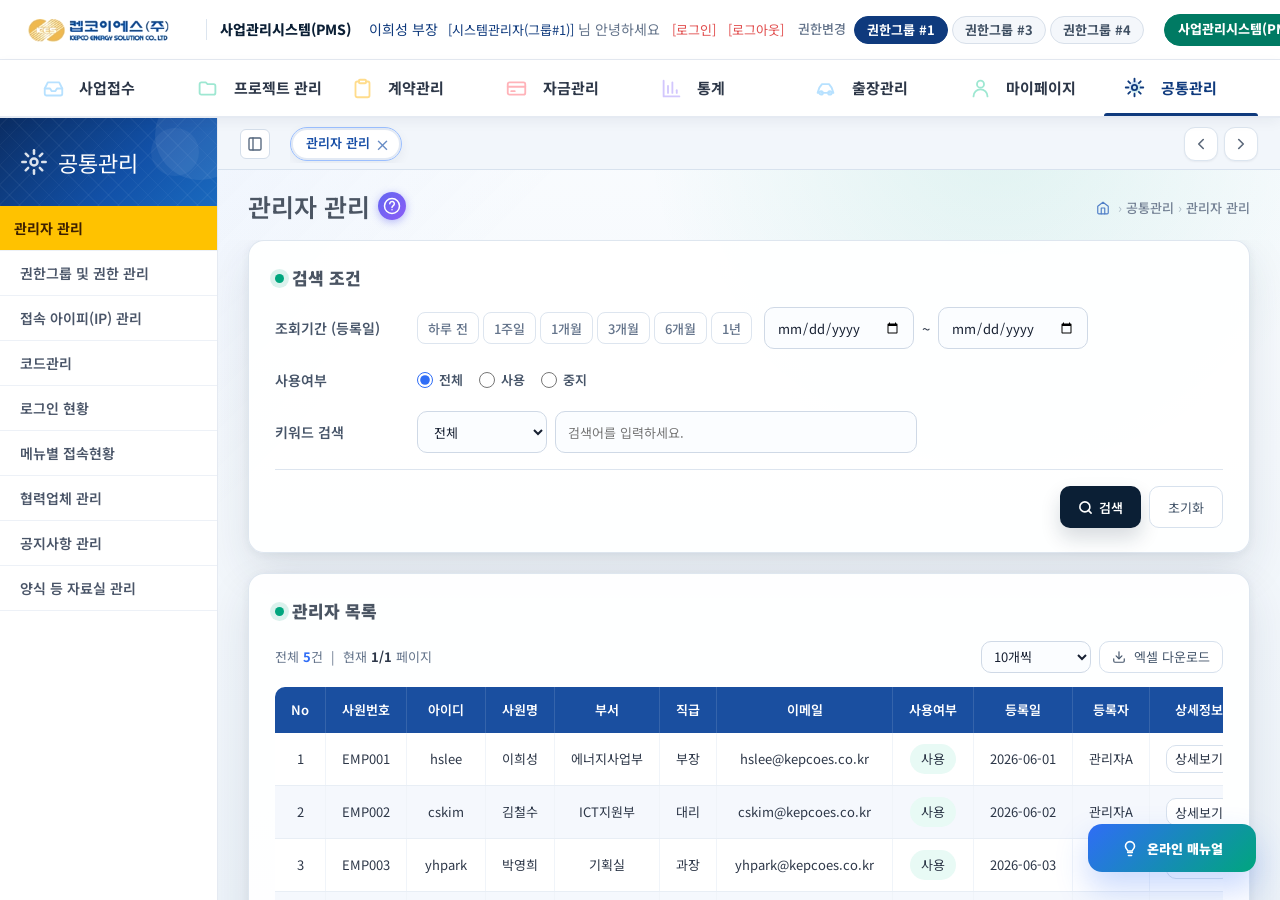
<file: index.html>
﻿<!DOCTYPE html>
<html lang="ko">
<head>
  <meta charset="UTF-8">
  <meta name="viewport" content="width=device-width, initial-scale=1.0">
  <title>켑코이에스(KEPCO ES) 사업관리시스템(PMS) 디자인 시안 C</title>
  <link rel="preconnect" href="https://fonts.googleapis.com">
  <link rel="preconnect" href="https://fonts.gstatic.com" crossorigin>
  <link href="https://fonts.googleapis.com/css2?family=Noto+Sans+KR:wght@300;400;500;700;900&display=swap" rel="stylesheet">
  <link rel="stylesheet" href="css/styles.css">
</head>
<body>

  <!-- [A] 헤더 -->
  <header class="header">
    <div class="header-left">
      <div class="logo-container">
        <div class="logo-wrapper">
          <img src="assets/images/기관로고-transparent.png" alt="기관로고" class="logo-img">
        </div>
        <span class="system-title">사업관리시스템(PMS)</span>
      </div>
    </div>

    <div class="header-center">
      <span id="user-greeting">이희성 부장</span> 님 안녕하세요
      <a href="#" class="logout-btn" onclick="selectMenu('login-1','로그인'); return false;">[로그인]</a>
      <a href="#" class="logout-btn" onclick="alert('로그아웃 되었습니다.')">[로그아웃]</a>
    </div>

    <div class="header-right">
      <div class="lnb-systems-container top-system-switch">
        <a class="system-link-btn" onclick="alert('사업관리시스템(PMS)으로 이동합니다.')">
          <span>사업관리시스템(PMS)</span>
        </a>
        <a class="system-link-btn" onclick="alert('전자입찰시스템(SRM)으로 이동합니다.')">
          <span>전자입찰시스템(SRM)</span>
        </a>
      </div>
      <div class="header-auth-tools">
        <span class="auth-label">권한변경</span>
        <div class="auth-group-container" id="auth-group-buttons">
          <button class="auth-btn active" data-auth="1">권한그룹 #1</button>
          <button class="auth-btn" data-auth="3">권한그룹 #3</button>
          <button class="auth-btn" data-auth="4">권한그룹 #4</button>
        </div>
      </div>
    </div>
  </header>

  <!-- 본문 -->
  <div class="main-container">

    <!-- [B] 상단 업무 메뉴 -->
    <aside class="lnb">
      <ul class="menu-list" id="menu-container"></ul>
      <div class="top-mega-menu" id="top-mega-menu"></div>
    </aside>

    <!-- 콘텐츠 패널 -->
    <div class="content-panel">

      <!-- 왼쪽 LNB + 메인 콘텐츠 가로 배치 -->
      <div class="content-body-row">

        <!-- [B-2] 왼쪽 2Depth / 3Depth 메뉴 -->
        <aside class="left-lnb" id="left-lnb">
          <div class="left-lnb-header" id="left-lnb-header">
            <span class="left-lnb-header-icon" id="left-lnb-header-icon"></span>
            <span id="left-lnb-header-title">메뉴</span>
          </div>
          <nav class="left-lnb-nav" id="left-lnb-nav"></nav>
        </aside>

        <!-- 메인 콘텐츠 영역 -->
        <div class="content-main-area">

          <!-- [C] 탭 -->
          <div class="tab-navigation">
            <button class="lnb-toggle-btn" id="lnb-toggle-btn" onclick="toggleLeftLNB()" title="왼쪽 메뉴 접기">
              <span class="ui-icon" aria-hidden="true"><svg viewBox="0 0 24 24" fill="none" stroke="currentColor"><rect x="3" y="3" width="18" height="18" rx="2"/><path d="M9 3v18"/></svg></span>
            </button>
            <div class="tabs-wrapper" id="tabs-container"></div>
            <div class="tab-scroll-controls">
              <button class="tab-scroll-btn" onclick="scrollTabs(-100)"><span class="ui-icon" aria-hidden="true"><svg viewBox="0 0 24 24"><path d="M15 18l-6-6 6-6"/></svg></span></button>
              <button class="tab-scroll-btn" onclick="scrollTabs(100)"><span class="ui-icon" aria-hidden="true"><svg viewBox="0 0 24 24"><path d="M9 18l6-6-6-6"/></svg></span></button>
            </div>
          </div>

          <!-- [D] 브레드크럼 -->
          <div class="breadcrumb-bar" style="display:flex; align-items:center; justify-content:space-between;">
            <div style="display:flex; align-items:center; gap:8px;">
              <div class="breadcrumb-title" id="breadcrumb-current-title">관리자 관리</div>
              <button class="manual-btn" onclick="openOnlineManual()" title="온라인 매뉴얼 조회">
                <span class="ui-icon" aria-hidden="true"><svg viewBox="0 0 24 24"><circle cx="12" cy="12" r="10"/><path d="M9.1 9a3 3 0 1 1 5.8 1c-.5 1.4-2.9 1.8-2.9 4"/><path d="M12 17h.01"/></svg></span>
              </button>
            </div>
            <div class="breadcrumb-path" id="breadcrumb-path-content">
              <span class="breadcrumb-home"><svg viewBox="0 0 24 24" fill="none" stroke="currentColor" stroke-width="2" stroke-linecap="round" stroke-linejoin="round"><path d="M3 9l9-7 9 7v11a2 2 0 0 1-2 2H5a2 2 0 0 1-2-2z"/><polyline points="9 22 9 12 15 12 15 22"/></svg></span><span class="bc-sep">›</span>공통관리(설정)<span class="bc-sep">›</span>관리자 관리
            </div>
          </div>

          <!-- [E] 콘텐츠 -->
          <main class="contents-area">
            <div id="contents-container"></div>
            <!-- [F] 푸터 -->
            <footer class="footer">
              © 2026 KEPCO Energy Solution. All Rights Reserved.
            </footer>
          </main>
        </div><!-- /content-main-area -->
      </div><!-- /content-body-row -->
    </div>
  </div>

  <!-- 플로팅 온라인 매뉴얼 버튼 (FAB) -->
  <button class="fab-btn" id="fab-description" onclick="toggleDescModal()">
    <span class="ui-icon" aria-hidden="true"><svg viewBox="0 0 24 24"><path d="M9 18h6"/><path d="M10 22h4"/><path d="M8 14a6 6 0 1 1 8 0c-.8.7-1 1.4-1 2H9c0-.6-.2-1.3-1-2z"/></svg></span>
    <span>온라인 매뉴얼</span>
  </button>

  <!-- Description 모달 -->
  <div class="desc-modal" id="desc-modal">
    <div class="desc-modal-header">
      <h3><span class="ui-icon" aria-hidden="true"><svg viewBox="0 0 24 24"><path d="M9 18h6"/><path d="M10 22h4"/><path d="M8 14a6 6 0 1 1 8 0c-.8.7-1 1.4-1 2H9c0-.6-.2-1.3-1-2z"/></svg></span> Description</h3>
      <button class="desc-modal-close" onclick="toggleDescModal()">×</button>
    </div>
    <div class="desc-modal-body" id="desc-modal-body"></div>
  </div>

  <!-- 온라인 매뉴얼 모달 -->
  <div class="manual-modal" id="online-manual-modal">
    <div class="manual-modal-header">
      <h3><span class="ui-icon" aria-hidden="true"><svg viewBox="0 0 24 24"><path d="M4 19.5A2.5 2.5 0 0 1 6.5 17H20"/><path d="M4 4.5A2.5 2.5 0 0 1 6.5 2H20v20H6.5A2.5 2.5 0 0 1 4 19.5z"/></svg></span> KEPCO ES PMS 온라인 매뉴얼</h3>
      <button class="manual-modal-close" onclick="closeOnlineManual()">×</button>
    </div>
    <div class="manual-modal-body">
      <h4 style="margin-top:0; color:var(--navy); font-size:14px; border-bottom:2px solid var(--blue-md); padding-bottom:6px;">1. 프로젝트 개요 및 성격</h4>
      <p style="margin: 8px 0 16px 0; font-size:13px; line-height:1.6; color:var(--text-label);">
        본 사업은 단순 시스템 고도화가 아닌 켑코이에스의 핵심 사업관리 체계를 디지털 기반으로 재설계하는 업무혁신 사업입니다.
      </p>
      
      <h4 style="color:var(--navy); font-size:14px; border-bottom:2px solid var(--blue-md); padding-bottom:6px;">2. 에너지효율화사업 전체 라이프사이클</h4>
      <div style="background-color:var(--bg); border:1px solid var(--border); padding:10px; border-radius:6px; margin:8px 0 16px 0; font-size:13px; line-height:1.8; color:var(--text-label); white-space: normal; word-break: keep-all;">
        <strong>사업 접수</strong> → 현장 컨설팅 → EPC 선정 → 사업성 검토 → 사업 사전 검토 → 사업 추진 계획 → 사업 심의 → 사업 시행 → 계약 체결 → 공사 관리 → 준공 검사 → <strong>상환 관리</strong> → M&V
      </div>

      <h4 style="color:var(--navy); font-size:14px; border-bottom:2px solid var(--blue-md); padding-bottom:6px;">3. 데이터 흐름 설계 원칙</h4>
      <ul style="margin:8px 0 0 16px; padding:0; font-size:13px; line-height:1.7; color:var(--text-label);">
        <li>데이터 생성원 단일화 (Single Source of Truth)</li>
        <li>ERP 및 SRM, PMS 간 실시간 인터페이스 자동화</li>
        <li>데이터 정합성 확보 및 변경 이력 추적</li>
      </ul>
    </div>
  </div>
  <!-- 관리자 상세정보 모달 -->
  <div class="manual-modal" id="admin-detail-modal">
    <div class="manual-modal-header">
      <h3><span class="ui-icon" aria-hidden="true"><svg viewBox="0 0 24 24"><path d="M20 21a8 8 0 0 0-16 0"/><circle cx="12" cy="7" r="4"/></svg></span> 관리자 상세 정보</h3>
      <button class="manual-modal-close" onclick="closeAdminDetail()">×</button>
    </div>
    <div class="manual-modal-body">
      <div style="display:flex; flex-direction:column; gap:16px; margin-bottom:20px;">
        <div class="form-group">
          <label style="font-weight:600; font-size:13px; color:var(--text-label);">사원번호</label>
          <input type="text" id="detail-empNo" class="form-control" readonly style="background-color:var(--bg); color:var(--text-muted); cursor:not-allowed;">
        </div>
        <div class="form-group">
          <label style="font-weight:600; font-size:13px; color:var(--text-label);">아이디</label>
          <input type="text" id="detail-username" class="form-control" readonly style="background-color:var(--bg); color:var(--text-muted); cursor:not-allowed;">
        </div>
        <div class="form-group">
          <label style="font-weight:600; font-size:13px; color:var(--text-label);">사원명</label>
          <input type="text" id="detail-name" class="form-control" readonly style="background-color:var(--bg); color:var(--text-muted); cursor:not-allowed;">
        </div>
        <div class="form-group">
          <label style="font-weight:600; font-size:13px; color:var(--text-label);">부서</label>
          <input type="text" id="detail-dept" class="form-control" readonly style="background-color:var(--bg); color:var(--text-muted); cursor:not-allowed;">
        </div>
        <div class="form-group">
          <label style="font-weight:600; font-size:13px; color:var(--text-label);">직급</label>
          <input type="text" id="detail-position" class="form-control" readonly style="background-color:var(--bg); color:var(--text-muted); cursor:not-allowed;">
        </div>
        <div class="form-group">
          <label style="font-weight:600; font-size:13px; color:var(--text-label);">이메일</label>
          <input type="text" id="detail-email" class="form-control" readonly style="background-color:var(--bg); color:var(--text-muted); cursor:not-allowed;">
        </div>
      </div>
      <div style="border-top:1.5px solid var(--border); padding-top:16px; margin-bottom:20px;">
        <h4 style="font-size:14px; font-weight:700; color:var(--navy); margin-bottom:12px;">수정/등록 항목</h4>
        <div style="display:flex; flex-direction:column; gap:16px;">
          <div class="form-group">
            <label style="font-weight:600; font-size:13px; color:var(--text-label);">사용여부 <span style="color:var(--red);">*</span></label>
            <div class="radio-group" style="display:flex; gap:16px; height:38px; align-items:center;">
              <label class="radio-item"><input type="radio" name="detail-status" id="detail-status-use" value="사용"> 사용</label>
              <label class="radio-item"><input type="radio" name="detail-status" id="detail-status-stop" value="중지"> 중지</label>
            </div>
          </div>
          <div class="form-group">
            <label style="font-weight:600; font-size:13px; color:var(--text-label);">접속아이피 <span style="color:var(--red);">*</span></label>
            <input type="text" id="detail-ip" class="form-control" placeholder="예: 192.168.0.100">
          </div>
        </div>
      </div>
      <div style="border-top:1.5px solid var(--border); padding-top:16px; margin-bottom:20px;">
        <h4 style="font-size:14px; font-weight:700; color:var(--navy); margin-bottom:12px;">부여된 권한그룹</h4>
        <div style="display:flex; flex-wrap:wrap; gap:8px; align-items:center;" id="detail-auth-groups">
        </div>
      </div>
      <div style="display:flex; flex-direction:column; gap:8px; background-color:var(--bg); padding:10px; border-radius:6px; font-size:13px; color:var(--text-muted); border:1px dashed var(--border);">
        <div>• 등록자: <span id="detail-regUser"></span> (<span id="detail-regDate"></span>)</div>
        <div>• 최종수정일시: <span id="detail-editDate"></span></div>
      </div>
      <div style="display:flex; gap:8px; justify-content:flex-end; margin-top:20px; border-top:1px solid var(--border); padding-top:16px;">
        <button class="btn btn-primary" onclick="saveAdminDetail()">저장</button>
        <button class="btn btn-outline" onclick="closeAdminDetail()">닫기</button>
      </div>
    </div>
  </div>
  <div class="manual-modal-overlay" id="admin-detail-overlay" onclick="closeAdminDetail()"></div>

  <!-- 접속 아이피(IP) 추가하기 모달 -->
  <div class="manual-modal" id="ip-add-modal">
    <div class="manual-modal-header" style="background-color: var(--navy);">
      <h3><span class="ui-icon" aria-hidden="true"><svg viewBox="0 0 24 24"><path d="M12 21s7-5.3 7-12a7 7 0 0 0-14 0c0 6.7 7 12 7 12z"/><circle cx="12" cy="9" r="2.5"/></svg></span> 접속 아이피(IP) 추가하기</h3>
      <button class="manual-modal-close" onclick="closeIpAddModal()">×</button>
    </div>
    <div class="manual-modal-body" style="padding: 20px;">
      <h4 style="font-size: 15px; font-weight: 700; color: var(--navy); margin-bottom: 16px; border-bottom: 1.5px solid var(--border); padding-bottom: 8px;">| 접속 아이피(IP) 추가하기</h4>
      <div style="display:flex; flex-direction:column; gap:16px;">
        <div class="form-group">
          <label>아이피(IP) <span class="required">*</span></label>
          <input type="text" id="ip-add-address" class="form-control" placeholder="예) 211.215.111.2">
        </div>
        <div class="form-group">
          <label>아이피(IP) 추가 사유 <span class="required">*</span></label>
          <input type="text" id="ip-add-reason" class="form-control" placeholder="100자 이내로 간략히 작성해주세요.">
        </div>
      </div>
      <div style="display:flex; gap:8px; justify-content:flex-end; margin-top:20px; border-top:1px solid var(--border); padding-top:16px;">
        <button class="btn btn-primary" onclick="submitIpAdd()" style="background-color: var(--blue);">접속 아이피(IP) 추가하기</button>
        <button class="btn btn-outline" onclick="closeIpAddModal()">취소</button>
      </div>
    </div>
  </div>
  <div class="manual-modal-overlay" id="ip-add-overlay" onclick="closeIpAddModal()"></div>

  <!-- 코드 내 값 관리 모달 -->
  <div class="manual-modal" id="code-value-modal">
    <div class="manual-modal-header" style="background-color: var(--navy);">
      <h3><span class="ui-icon" aria-hidden="true"><svg viewBox="0 0 24 24"><circle cx="12" cy="12" r="10"/><path d="M12 8v8"/><path d="M8 12h8"/></svg></span> 코드 내 값 관리</h3>
      <button class="manual-modal-close" onclick="closeCodeValueModal()">×</button>
    </div>
    <div class="manual-modal-body" style="padding: 20px;">
      <h4 style="font-size: 15px; font-weight: 700; color: var(--navy); margin-bottom: 16px; border-bottom: 1.5px solid var(--border); padding-bottom: 8px;">| 코드 내 값 관리</h4>
      <div style="display:flex; flex-direction:column; gap:14px; margin-bottom:20px;">
        <div class="form-group">
          <label>코드</label>
          <input type="text" id="val-modal-code" class="form-control" readonly style="background-color:var(--bg); color:var(--text-muted); cursor:not-allowed;">
        </div>
        <div class="form-group">
          <label>값(논리명) <span class="required">*</span></label>
          <input type="text" id="val-modal-name" class="form-control" placeholder="20자 이내로 작성해주세요.">
        </div>
        <div class="form-group">
          <label>사용여부</label>
          <div class="radio-group">
             <label class="radio-item"><input type="radio" name="val-modal-status" id="val-modal-status-y" value="사용(Y)" checked> 사용(Y)</label>
             <label class="radio-item"><input type="radio" name="val-modal-status" id="val-modal-status-n" value="중지(N)"> 중지(N)</label>
          </div>
        </div>
        <div class="form-group">
          <label>등록일시</label>
          <input type="text" id="val-modal-regdate" class="form-control" readonly style="background-color:var(--bg); color:var(--text-muted); cursor:not-allowed;">
        </div>
        <div class="form-group">
          <label>등록자</label>
          <input type="text" id="val-modal-reguser" class="form-control" readonly style="background-color:var(--bg); color:var(--text-muted); cursor:not-allowed;" value="이희성">
        </div>
        <div class="form-group">
          <label>최종수정일시</label>
          <input type="text" id="val-modal-editdate" class="form-control" readonly style="background-color:var(--bg); color:var(--text-muted); cursor:not-allowed;">
        </div>
      </div>
      <div style="display:flex; gap:8px; justify-content:flex-end; border-top:1px solid var(--border); padding-top:16px;">
        <button class="btn btn-primary" id="btn-val-modal-add" onclick="saveCodeValue(false)" style="background-color: var(--blue);">값 추가하기</button>
        <button class="btn btn-primary" id="btn-val-modal-edit" onclick="saveCodeValue(true)" style="background-color: var(--blue);">수정</button>
        <button class="btn btn-outline" id="btn-val-modal-delete" onclick="deleteCodeValue()" style="color:var(--red-dk); border-color:var(--red-md);">삭제</button>
      </div>
    </div>
  </div>
  <div class="manual-modal-overlay" id="code-value-overlay" onclick="closeCodeValueModal()"></div>

  <div class="manual-modal-overlay" id="online-manual-overlay" onclick="closeOnlineManual()"></div>

  <script src="js/data/prototype-data.js"></script>
  <script src="js/components/layout.js"></script>
  <script src="js/pages/page-registry.js"></script>
</body>
</html>
</file>
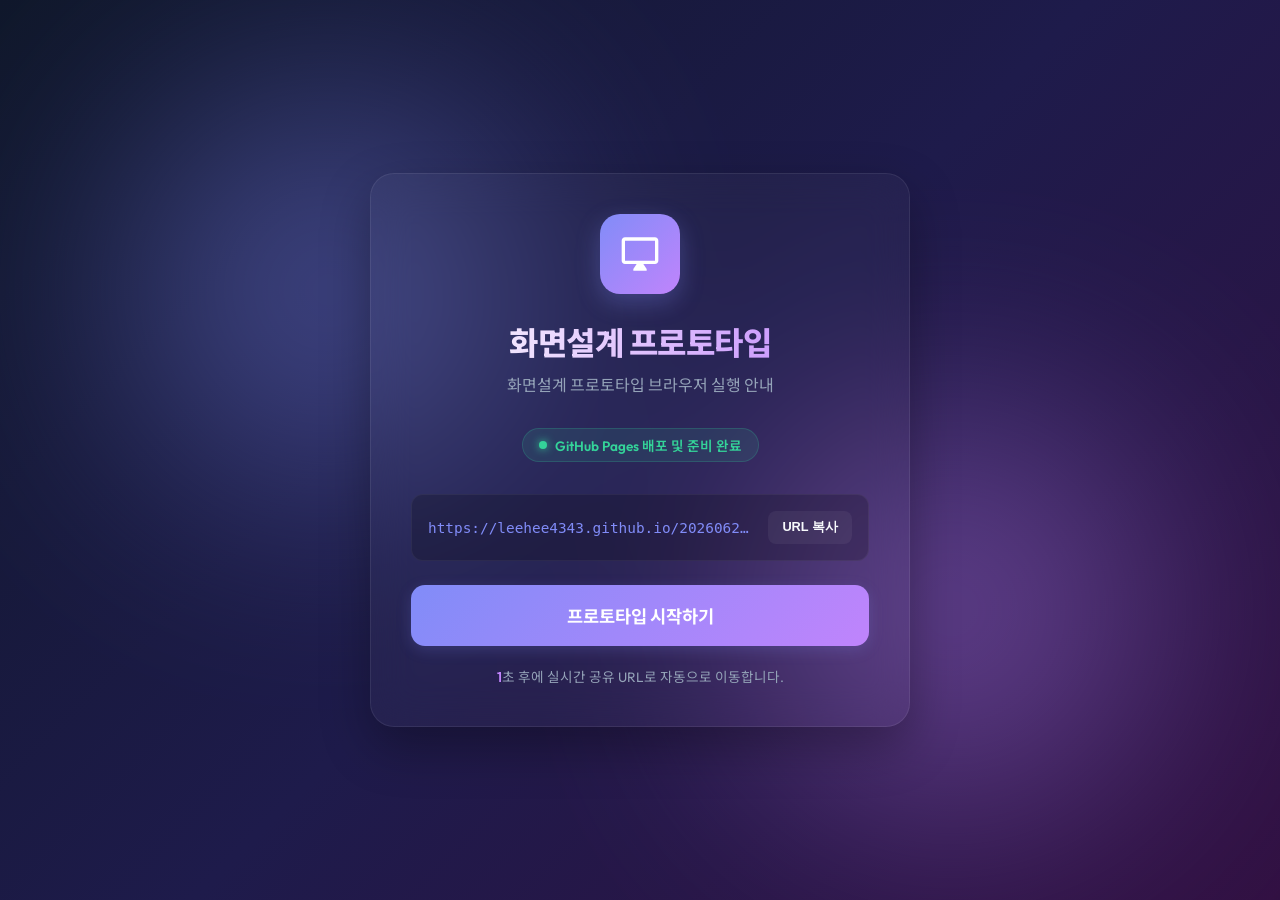
<file: 프로그램 시작.html>
<!DOCTYPE html>
<html lang="ko">
<head>
    <meta charset="UTF-8">
    <meta name="viewport" content="width=device-width, initial-scale=1.0">
    <title>화면설계 프로토타입 - 프로그램 시작</title>
    <!-- Google Fonts: Pretentard or Inter/Outfit for modern typography -->
    <link rel="preconnect" href="https://fonts.googleapis.com">
    <link rel="preconnect" href="https://fonts.gstatic.com" crossorigin>
    <link href="https://fonts.googleapis.com/css2?family=Outfit:wght@300;400;600;800&family=Noto+Sans+KR:wght@300;400;700&display=swap" rel="stylesheet">
    
    <style>
        :root {
            --bg-gradient: linear-gradient(135deg, #0f172a 0%, #1e1b4b 50%, #311042 100%);
            --card-bg: rgba(255, 255, 255, 0.03);
            --card-border: rgba(255, 255, 255, 0.08);
            --text-primary: #f8fafc;
            --text-secondary: #94a3b8;
            --accent-primary: #818cf8;
            --accent-secondary: #c084fc;
            --accent-glow: rgba(129, 140, 248, 0.3);
            --success: #34d399;
        }

        * {
            box-sizing: border-box;
            margin: 0;
            padding: 0;
        }

        body {
            font-family: 'Outfit', 'Noto Sans KR', sans-serif;
            background: var(--bg-gradient);
            color: var(--text-primary);
            min-height: 100vh;
            display: flex;
            align-items: center;
            justify-content: center;
            overflow: hidden;
            position: relative;
        }

        /* Ambient background glow dots */
        body::before, body::after {
            content: '';
            position: absolute;
            width: 400px;
            height: 400px;
            border-radius: 50%;
            filter: blur(120px);
            z-index: 0;
            opacity: 0.4;
        }

        body::before {
            background: var(--accent-primary);
            top: 10%;
            left: 10%;
        }

        body::after {
            background: var(--accent-secondary);
            bottom: 10%;
            right: 10%;
        }

        .container {
            position: relative;
            z-index: 10;
            width: 100%;
            max-width: 580px;
            padding: 20px;
        }

        .card {
            background: var(--card-bg);
            border: 1px solid var(--card-border);
            backdrop-filter: blur(20px);
            -webkit-backdrop-filter: blur(20px);
            border-radius: 24px;
            padding: 40px;
            text-align: center;
            box-shadow: 0 20px 50px rgba(0, 0, 0, 0.3);
            animation: fadeInUp 0.8s cubic-bezier(0.16, 1, 0.3, 1);
        }

        @keyframes fadeInUp {
            from {
                opacity: 0;
                transform: translateY(30px);
            }
            to {
                opacity: 1;
                transform: translateY(0);
            }
        }

        .logo-container {
            display: inline-flex;
            align-items: center;
            justify-content: center;
            width: 80px;
            height: 80px;
            border-radius: 20px;
            background: linear-gradient(135deg, var(--accent-primary) 0%, var(--accent-secondary) 100%);
            margin-bottom: 24px;
            box-shadow: 0 8px 24px var(--accent-glow);
            position: relative;
        }

        .logo-container svg {
            width: 40px;
            height: 40px;
            fill: white;
        }

        h1 {
            font-size: 2rem;
            font-weight: 800;
            margin-bottom: 8px;
            background: linear-gradient(to right, #ffffff, #c084fc);
            -webkit-background-clip: text;
            -webkit-text-fill-color: transparent;
            letter-spacing: -0.5px;
        }

        .subtitle {
            font-size: 1rem;
            color: var(--text-secondary);
            margin-bottom: 32px;
        }

        .status-badge {
            display: inline-flex;
            align-items: center;
            gap: 8px;
            background: rgba(52, 211, 153, 0.1);
            border: 1px solid rgba(52, 211, 153, 0.2);
            color: var(--success);
            padding: 6px 16px;
            border-radius: 99px;
            font-size: 0.85rem;
            font-weight: 600;
            margin-bottom: 32px;
        }

        .status-dot {
            width: 8px;
            height: 8px;
            background-color: var(--success);
            border-radius: 50%;
            box-shadow: 0 0 8px var(--success);
            animation: pulse 1.5s infinite;
        }

        @keyframes pulse {
            0% { transform: scale(0.9); opacity: 0.6; }
            50% { transform: scale(1.2); opacity: 1; }
            100% { transform: scale(0.9); opacity: 0.6; }
        }

        .url-box {
            background: rgba(0, 0, 0, 0.2);
            border: 1px solid rgba(255, 255, 255, 0.05);
            border-radius: 12px;
            padding: 16px;
            margin-bottom: 24px;
            display: flex;
            align-items: center;
            justify-content: space-between;
            gap: 12px;
            text-align: left;
        }

        .url-text {
            font-family: monospace;
            font-size: 0.9rem;
            color: var(--accent-primary);
            overflow: hidden;
            text-overflow: ellipsis;
            white-space: nowrap;
            user-select: all;
        }

        .copy-btn {
            background: rgba(255, 255, 255, 0.05);
            border: none;
            color: var(--text-primary);
            padding: 8px 14px;
            border-radius: 8px;
            cursor: pointer;
            font-size: 0.8rem;
            font-weight: 600;
            transition: all 0.2s ease;
            white-space: nowrap;
        }

        .copy-btn:hover {
            background: rgba(255, 255, 255, 0.1);
        }

        .copy-btn.copied {
            background: var(--success);
            color: #0f172a;
        }

        .action-btn {
            display: block;
            width: 100%;
            background: linear-gradient(135deg, var(--accent-primary) 0%, var(--accent-secondary) 100%);
            border: none;
            color: white;
            padding: 18px;
            border-radius: 14px;
            font-size: 1.1rem;
            font-weight: 700;
            cursor: pointer;
            transition: all 0.3s ease;
            box-shadow: 0 4px 15px rgba(129, 140, 248, 0.2);
            text-decoration: none;
            margin-bottom: 20px;
        }

        .action-btn:hover {
            transform: translateY(-2px);
            box-shadow: 0 8px 25px rgba(129, 140, 248, 0.4);
        }

        .action-btn:active {
            transform: translateY(0);
        }

        .countdown {
            font-size: 0.85rem;
            color: var(--text-secondary);
        }

        .countdown span {
            color: var(--accent-secondary);
            font-weight: 600;
        }
    </style>
</head>
<body>

    <div class="container">
        <div class="card">
            <!-- App Icon (Screen / Monitor) -->
            <div class="logo-container">
                <svg viewBox="0 0 24 24">
                    <path d="M21 2H3c-1.1 0-2 .9-2 2v12c0 1.1.9 2 2 2h7l-2 3v1h8v-1l-2-3h7c1.1 0 2-.9 2-2V4c0-1.1-.9-2-2-2zm0 14H3V4h18v12z"/>
                </svg>
            </div>

            <h1>화면설계 프로토타입</h1>
            <p class="subtitle">화면설계 프로토타입 브라우저 실행 안내</p>

            <div class="status-badge">
                <div class="status-dot"></div>
                GitHub Pages 배포 및 준비 완료
            </div>

            <div class="url-box">
                <span class="url-text" id="urlText">https://leehee4343.github.io/20260620_screen_design_prototype/</span>
                <button class="copy-btn" id="copyBtn" onclick="copyUrl()">URL 복사</button>
            </div>

            <a href="https://leehee4343.github.io/20260620_screen_design_prototype/" class="action-btn" id="startBtn">
                프로토타입 시작하기
            </a>

            <div class="countdown" id="countdownText">
                <span id="seconds">5</span>초 후에 실시간 공유 URL로 자동으로 이동합니다.
            </div>
        </div>
    </div>

    <script>
        const targetUrl = "https://leehee4343.github.io/20260620_screen_design_prototype/";
        let timeLeft = 5;
        const secondsSpan = document.getElementById('seconds');
        
        // Auto redirect timer
        const timer = setInterval(() => {
            timeLeft--;
            if (timeLeft <= 0) {
                clearInterval(timer);
                window.location.href = targetUrl;
            } else {
                secondsSpan.textContent = timeLeft;
            }
        }, 1000);

        // Copy to clipboard function
        function copyUrl() {
            const urlText = document.getElementById('urlText').innerText;
            navigator.clipboard.writeText(urlText).then(() => {
                const copyBtn = document.getElementById('copyBtn');
                copyBtn.innerText = "복사 완료!";
                copyBtn.classList.add('copied');
                
                setTimeout(() => {
                    copyBtn.innerText = "URL 복사";
                    copyBtn.classList.remove('copied');
                }, 2000);
            }).catch(err => {
                console.error('URL 복사 실패: ', err);
            });
        }
    </script>
</body>
</html>
</file>
<file: css/styles.css>
﻿:root {
      /* === 스킬 표준 색상 시스템 === */
      --blue:     #1a5fb4;
      --blue-lt:  #dde8f8;
      --blue-md:  #7db0e8;
      --blue-dk:  #103d80;
      --navy:     #0F3460;

      --green:    #16a34a;
      --green-lt: #e3f9ed;
      --green-md: #7fe0ac;
      --green-dk: #0d7a3a;

      --amber:    #f5870a;
      --amber-lt: #fff1e0;
      --amber-md: #ffb35c;
      --amber-dk: #c2660a;

      --red:      #ef4444;
      --red-lt:   #fdecec;
      --red-md:   #fca5a5;
      --red-dk:   #c0291a;

      --purple:   #5e35b1;
      --purple-lt:#ede7f6;
      --purple-md:#b39ddb;

      /* === 배경/텍스트 === */
      --bg:          #f5f7fa;
      --bg2:         #ffffff;
      --text:        #2d3748;
      --text-muted:  #64748b;
      --border:      #e2e8f0;
      --text-label:  #475569;

      /* === 레거시 호환 === */
      --primary-color:   var(--navy);
      --accent-color:    var(--amber);
      --sidebar-bg:      #eef1f6;
      --content-bg:      var(--bg);
      --white:           #ffffff;
      --text-color:      var(--text);
      --border-color:    var(--border);
      --footer-bg:       #1e293b;
      --success-color:   var(--green);
      --danger-color:    var(--red-dk);
      --info-color:      var(--blue);
      --card-shadow:     0 1px 4px rgba(0,0,0,0.07), 0 1px 2px rgba(0,0,0,0.04);
      --font-ui:          'Noto Sans KR', sans-serif;
      --radius-sm:        6px;
      --radius-md:        8px;
    }

    * { box-sizing: border-box; margin: 0; padding: 0; }

    body {
      font-family: var(--font-ui);
      font-size: 15px;
      line-height: 1.55;
      color: var(--text);
      background-color: var(--bg);
      overflow: hidden;
      height: 100vh;
      display: flex;
      flex-direction: column;
      -webkit-font-smoothing: antialiased;
      text-rendering: optimizeLegibility;
    }
    button, input, select, textarea { font-family: var(--font-ui); }
    button:focus-visible, input:focus-visible, select:focus-visible, textarea:focus-visible {
      outline: 2px solid rgba(26,95,180,0.35);
      outline-offset: 2px;
    }

    /* ─── [A] 헤더 ─── */
    .header {
      height: 56px;
      background-color: var(--navy);
      color: var(--white);
      display: flex;
      align-items: center;
      justify-content: space-between;
      padding: 0 20px;
      z-index: 100;
      box-shadow: 0 2px 6px rgba(0,0,0,0.25);
      flex-shrink: 0;
    }

    .header-left  { display: flex; align-items: center; gap: 12px; }
    .logo-container { display: flex; align-items: center; gap: 10px; }

    .logo-wrapper {
      display: inline-flex;
      align-items: center;
      justify-content: center;
      background-color: transparent;
      padding: 0;
      height: 42px;
    }

    .logo-img { height: 42px; max-height: 42px; display: block; object-fit: contain; }

    .system-title {
      font-size: 14px;
      font-weight: 700;
      color: #ffffff;
    }

    .header-center { font-size: 15px; color: #cdd9e8; }

    .logout-btn {
      color: #ff9e9e;
      text-decoration: none;
      margin-left: 8px;
      font-size: 13px;
      transition: color 0.2s;
    }
    .logout-btn:hover { color: #ff6b6b; }

    .header-right         { display: flex; align-items: center; gap: 10px; }
    .auth-label           { font-size: 13px; color: #90adc8; font-weight: 500; }
    .auth-group-container { display: flex; gap: 4px; }

    .auth-btn {
      border: none;
      padding: 4px 12px;
      border-radius: 4px;
      font-size: 13px;
      font-weight: 700;
      font-family: var(--font-ui);
      cursor: pointer;
      transition: all 0.2s ease;
      background-color: rgba(255,255,255,0.1);
      color: rgba(255,255,255,0.5);
    }
    .auth-btn.active {
      background-color: var(--amber);
      color: var(--white);
      box-shadow: 0 2px 6px rgba(245,135,10,0.4);
    }
    .auth-btn:hover { filter: brightness(1.15); }

    /* ─── 레이아웃 ─── */
    .main-container {
      flex: 1;
      display: flex;
      overflow: hidden;
      height: calc(100vh - 56px);
    }

    /* ─── [B] 사이드바 ─── */
    .lnb {
      width: 256px;
      background-color: var(--sidebar-bg);
      border-right: 1px solid var(--border);
      display: flex;
      flex-direction: column;
      overflow-y: auto;
      flex-shrink: 0;
      transition: width 0.25s cubic-bezier(0.4, 0, 0.2, 1), border-color 0.25s;
    }
    .lnb.collapsed {
      width: 0px !important;
      border-right: none;
      overflow: hidden;
    }
    .sidebar-toggle-btn {
      background: none;
      border: none;
      color: #ffffff;
      font-size: 20px;
      cursor: pointer;
      padding: 4px;
      margin-right: 8px;
      display: inline-flex;
      align-items: center;
      justify-content: center;
      transition: opacity 0.2s;
    }
    .sidebar-toggle-btn:hover {
      opacity: 0.8;
    }
    .ui-icon {
      width: 17px;
      height: 17px;
      display: inline-block;
      flex-shrink: 0;
      color: currentColor;
      vertical-align: -3px;
    }
    .ui-icon svg {
      width: 100%;
      height: 100%;
      display: block;
      stroke: currentColor;
      stroke-width: 2.35;
      stroke-linecap: round;
      stroke-linejoin: round;
      fill: none;
    }
    .ui-icon svg > *:nth-child(4n+1) { stroke: #4285f4; }
    .ui-icon svg > *:nth-child(4n+2) { stroke: #34a853; }
    .ui-icon svg > *:nth-child(4n+3) { stroke: #fbbc05; }
    .ui-icon svg > *:nth-child(4n)   { stroke: #ea4335; }
    .icon-dot {
      width: 8px;
      height: 8px;
      border-radius: 50%;
      display: inline-block;
      margin-right: 6px;
      vertical-align: 1px;
    }
    .lnb::-webkit-scrollbar       { width: 4px; }
    .lnb::-webkit-scrollbar-track { background: transparent; }
    .lnb::-webkit-scrollbar-thumb { background: #c8d4e0; border-radius: 2px; }

    .menu-list { list-style: none; padding: 8px 0; }

    .menu-1depth-header {
      height: 44px;
      padding: 0 10px 0 14px;
      display: flex;
      align-items: center;
      cursor: pointer;
      user-select: none;
      font-size: 14px;
      font-weight: 700;
      transition: background 0.15s, color 0.15s;
      background-color: transparent;
      color: var(--text);
      margin: 1px 8px;
      border-radius: 8px;
      gap: 9px;
    }

    .menu-1depth-icon {
      width: 34px;
      height: 34px;
      border-radius: 0;
      display: flex;
      align-items: center;
      justify-content: center;
      flex-shrink: 0;
      background: transparent;
      color: #4285f4;
      border: 0;
      box-shadow: none;
    }
    .menu-1depth-icon .ui-icon {
      width: 20px;
      height: 20px;
    }
    .menu-1depth-icon .ui-icon svg {
      stroke-width: 3;
    }

    .menu-1depth-label { flex: 1; }

    .menu-1depth-header:hover      { background-color: rgba(26,95,180,0.07); }
    .menu-1depth-header.active     { background-color: var(--blue-lt); color: var(--blue-dk); }
    .menu-1depth-header.active .menu-1depth-icon {
      transform: translateY(-1px);
    }

    .toggle-icon { font-size:13px; color: #94a3b8; }

    /* 2Depth */
    .menu-2depth-list {
      list-style: none;
      max-height: 0;
      overflow: hidden;
      transition: max-height 0.3s cubic-bezier(0,1,0,1);
    }
    .menu-2depth-list.open {
      max-height: 600px;
      transition: max-height 0.3s ease-in-out;
    }

    .menu-2depth-item {
      height: 38px;
      padding: 0 14px 0 55px;
      display: flex;
      align-items: center;
      cursor: pointer;
      color: var(--text-muted);
      font-size: 13px;
      transition: background 0.15s, color 0.15s;
      margin: 1px 8px;
      border-radius: 8px;
      gap: 8px;
    }
    .menu-2depth-item::before {
      content: '';
      width: 5px;
      height: 5px;
      border-radius: 50%;
      background-color: #cbd5e1;
      flex-shrink: 0;
      transition: background 0.15s;
    }
    .menu-2depth-item:hover            { background-color: rgba(26,95,180,0.07); color: var(--blue); }
    .menu-2depth-item:hover::before    { background-color: var(--blue-md); }
    .menu-2depth-item.active           { font-weight: 700; color: var(--blue-dk); background-color: var(--blue-lt); }
    .menu-2depth-item.active::before   { background-color: var(--blue); }

    /* ─── 콘텐츠 패널 ─── */
    .content-panel {
      flex: 1;
      display: flex;
      flex-direction: column;
      overflow: hidden;
      background-color: var(--bg);
    }

    /* ─── [C] 탭 ─── */
    .tab-navigation {
      height: 58px;
      background: linear-gradient(180deg, #ffffff 0%, #edf3fa 100%);
      border-bottom: 1px solid #cbd8e8;
      display: flex;
      align-items: center;
      justify-content: space-between;
      padding: 8px 12px 8px 18px;
      flex-shrink: 0;
      z-index: 10;
      box-shadow: 0 3px 10px rgba(15,52,96,0.10);
      gap: 12px;
    }

    .tab-nav-label {
      display: inline-flex;
      align-items: center;
      gap: 7px;
      flex-shrink: 0;
      height: 34px;
      padding: 0 12px;
      border-radius: 6px;
      background-color: rgba(15,52,96,0.08);
      color: var(--navy);
      font-size: 13px;
      font-weight: 800;
      border: 1px solid rgba(15,52,96,0.12);
    }
    .tab-nav-label::before {
      content: '';
      width: 7px;
      height: 7px;
      border-radius: 50%;
      background-color: var(--amber);
      box-shadow: 0 0 0 3px rgba(245,135,10,0.18);
    }

    .tabs-wrapper {
      display: flex;
      overflow-x: auto;
      scroll-behavior: smooth;
      height: 100%;
      align-items: center;
      flex: 1;
      gap: 8px;
      min-width: 0;
    }
    .tabs-wrapper::-webkit-scrollbar { display: none; }

    .tab-item {
      height: 38px;
      padding: 0 20px;
      display: flex;
      align-items: center;
      justify-content: center;
      background-color: rgba(255,255,255,0.82);
      color:var(--text-label);
      border: 1px solid #cbd5e1;
      border-radius: 7px;
      cursor: pointer;
      font-size: 14px;
      font-weight: 400;
      user-select: none;
      transition: background 0.15s ease, color 0.15s ease, border-color 0.15s ease, box-shadow 0.15s ease, transform 0.15s ease;
      position: relative;
      white-space: nowrap;
      box-shadow: 0 1px 2px rgba(15,23,42,0.04);
    }
    .tab-item:hover {
      background-color: #ffffff;
      color: var(--blue-dk);
      border-color: var(--blue-md);
      transform: translateY(-1px);
      box-shadow: 0 4px 10px rgba(15,52,96,0.10);
    }
    .tab-item.active {
      background-color: var(--navy);
      color: #ffffff;
      font-weight: 600;
      border-color: var(--navy);
      z-index: 2;
      box-shadow: 0 6px 14px rgba(15,52,96,0.24);
    }
    .tab-item.active::after {
      content: '';
      position: absolute;
      left: 16px;
      right: 16px;
      bottom: -9px;
      height: 3px;
      border-radius: 999px;
      background-color: var(--amber);
    }

    .tab-scroll-controls { display: flex; gap: 6px; flex-shrink: 0; }

    .tab-scroll-btn {
      width: 34px; height: 34px;
      border: 1px solid #cbd5e1;
      background-color: #ffffff;
      cursor: pointer;
      display: flex;
      align-items: center;
      justify-content: center;
      border-radius: 6px;
      color: var(--navy);
      font-size:13px;
      transition: all 0.15s;
      box-shadow: 0 1px 2px rgba(15,23,42,0.05);
    }
    .tab-scroll-btn:hover { background-color: var(--navy); color: #ffffff; border-color: var(--navy); }

    /* ─── [D] 브레드크럼 ─── */
    .breadcrumb-bar {
      padding: 10px 24px;
      background-color: var(--bg2);
      display: flex;
      align-items: center;
      justify-content: space-between;
      border-bottom: 1px solid var(--border);
      flex-shrink: 0;
    }
    .breadcrumb-title { font-size: 20px; font-weight: 700; color: var(--navy); }
    .breadcrumb-path  { font-size: 14px; color: var(--text-muted); }
    .breadcrumb-path span { margin: 0 4px; }

    /* ─── [E] 콘텐츠 영역 ─── */
    .contents-area { flex: 1; padding: 24px; overflow-y: auto; }
    .contents-area::-webkit-scrollbar       { width: 6px; }
    .contents-area::-webkit-scrollbar-track { background: transparent; }
    .contents-area::-webkit-scrollbar-thumb { background: #c8d4e0; border-radius: 3px; }

    /* ─── 카드 ─── */
    .card {
      background-color: var(--bg2);
      border-radius: var(--radius-md);
      box-shadow: 0 1px 3px rgba(15,23,42,0.07), 0 1px 2px rgba(15,23,42,0.04);
      padding: 20px 24px;
      margin-bottom: 20px;
      border: 1px solid var(--border);
    }


    .card-title {
      font-size: 15px;
      font-weight: 700;
      margin-bottom: 16px;
      color: var(--blue-dk);
      display: flex;
      align-items: center;
      gap: 8px;
    }
    .card-title::before {
      content: '';
      display: inline-block;
      width: 4px;
      height: 16px;
      background: var(--blue);
      border-radius: 2px;
    }

    /* ─── 검색 폼 ─── */
    .form-group          { display: flex; flex-direction: column; gap: 6px; }
    .form-group label    { font-weight: 600; font-size: 13px; color: var(--text-label); }
    .form-group label .required { color: var(--red); margin-left: 2px; }

    .form-control {
      height: 38px;
      padding: 0 12px;
      border: 1.5px solid var(--border);
      border-radius: var(--radius-sm);
      font-size: 13px;
      font-family: var(--font-ui);
      outline: none;
      transition: border-color 0.2s, box-shadow 0.2s;
      background: var(--bg2);
      color: var(--text);
    }
    .form-control:focus { border-color: var(--blue); box-shadow: 0 0 0 3px rgba(26,95,180,0.16); }

    /* ─── 버튼 ─── */
    .btn {
      height: 38px;
      padding: 0 18px;
      border-radius: var(--radius-sm);
      font-weight: 700;
      font-size: 13px;
      font-family: var(--font-ui);
      cursor: pointer;
      border: none;
      display: inline-flex;
      align-items: center;
      justify-content: center;
      gap: 6px;
      transition: all 0.15s ease;
      white-space: nowrap;
    }

    .btn-primary  { background-color: var(--blue);  color: var(--white); }
    .btn-primary:hover  { background-color: var(--blue-dk); box-shadow: 0 3px 8px rgba(26,95,180,0.3); }

    .btn-accent   { background-color: var(--green); color: var(--white); }
    .btn-accent:hover   { background-color: var(--green-dk); box-shadow: 0 3px 8px rgba(22,163,74,0.3); }

    .btn-secondary { background-color: #64748b; color: var(--white); }
    .btn-secondary:hover { background-color:var(--text-label); }

    .btn-outline {
      border: 1.5px solid var(--border);
      background-color: var(--bg2);
      color: var(--text);
    }
    .btn-outline:hover { background-color: var(--bg); border-color: var(--blue-md); color: var(--blue); }

    /* ─── 기간검색 간편선택 버튼 ─── */
    .date-preset-btn {
      height: 32px;
      padding: 0 10px;
      font-size:13px;
      font-weight: 500;
      border: 1.5px solid var(--border);
      background-color: var(--bg2);
      color: var(--text-muted);
      border-radius: var(--radius-sm);
      cursor: pointer;
      font-family: var(--font-ui);
      transition: all 0.15s ease;
      white-space: nowrap;
      display: inline-flex;
      align-items: center;
      justify-content: center;
    }
    .date-preset-btn:hover {
      border-color: var(--blue-md);
      color: var(--blue);
      background-color: var(--bg);
    }
    .date-preset-btn.active {
      background-color: var(--blue);
      color: var(--white);
      border-color: var(--blue);
    }


    /* ─── 테이블 ─── */
    .table-container { width: 100%; overflow-x: auto; margin-top: 8px; }

    .data-table {
      width: 100%;
      border-collapse: collapse;
      text-align: left;
      font-size: 13px;
    }
    .data-table th {
      background-color: #f1f5f9;
      color:var(--text-label);
      font-weight: 700;
      font-size:13px;
      padding: 11px 16px;
      border-bottom: 2px solid var(--border);
      white-space: nowrap;
    }
    .data-table td {
      padding: 11px 16px;
      border-bottom: 1px solid var(--border);
      color: var(--text);
      white-space: nowrap;
    }
    .data-table tbody tr:hover { background-color: #f8faff; }

    /* ─── 페이지네이션 ─── */
    .table-footer {
      display: flex;
      justify-content: space-between;
      align-items: center;
      padding-top: 14px;
      font-size: 13px;
      color: var(--text-muted);
      flex-wrap: wrap;
      gap: 10px;
    }
    .pagination { display: flex; gap: 4px; }
    .page-btn {
      min-width: 32px;
      height: 32px;
      padding: 0 8px;
      border: 1.5px solid var(--border);
      background-color: var(--bg2);
      color: var(--text-muted);
      border-radius: var(--radius-sm);
      cursor: pointer;
      font-size:13px;
      font-family: var(--font-ui);
      font-weight: 700;
      transition: all 0.15s;
    }
    .page-btn:hover       { border-color: var(--blue-md); color: var(--blue); }
    .page-btn.active      { background-color: var(--blue); color: var(--white); border-color: var(--blue); }

    /* ─── 배지 ─── */
    .badge {
      display: inline-flex;
      align-items: center;
      padding: 3px 10px;
      border-radius: var(--radius-sm);
      font-size:13px;
      font-weight: 500;
      white-space: nowrap;
    }
    .badge-success   { background-color: var(--green-lt); color: var(--green-dk); }
    .badge-danger    { background-color: var(--red-lt);   color: var(--red-dk); }
    .badge-secondary { background-color: #f1f5f9;         color: #64748b; }
    .badge-warning   { background-color: var(--amber-lt); color: var(--amber-dk); }
    /* 테이블 상태 배지: 배경색 유지, 텍스트는 기본 짙은 회색·일반 굵기 */
    /* .badge.badge-status-* 복합 선택자(명시도 0,2,0)로 .badge(0,1,0) 항상 덮어씌움 */
    .badge.badge-status-success   { background-color: var(--green-lt); color: var(--text); font-weight: 400; }
    .badge.badge-status-danger    { background-color: var(--red-lt);   color: var(--text); font-weight: 400; }
    .badge.badge-status-secondary { background-color: #f1f5f9;         color: var(--text); font-weight: 400; }
    .badge.badge-status-warning   { background-color: var(--amber-lt); color: var(--text); font-weight: 400; }

    /* ─── 등록 폼 ─── */
    .radio-group { display: flex; gap: 20px; height: 38px; align-items: center; }
    .radio-item  { display: flex; align-items: center; gap: 6px; cursor: pointer; font-size: 13px; }
    .radio-item input { accent-color: var(--blue); width: 16px; height: 16px; }

    /* ─── KPI 요약 카드 ─── */
    .kpi-row {
      display: grid;
      grid-template-columns: repeat(auto-fit, minmax(160px, 1fr));
      gap: 16px;
      margin-bottom: 20px;
    }
    .kpi-card {
      background: var(--bg2);
      border-radius: var(--radius-md);
      padding: 16px 20px;
      border: 1px solid var(--border);
      border-left: 4px solid var(--blue);
      box-shadow: 0 1px 3px rgba(15,23,42,0.07), 0 1px 2px rgba(15,23,42,0.04);
    }
    .kpi-card.green { border-left-color: var(--green); }
    .kpi-card.amber { border-left-color: var(--amber); }
    .kpi-card.red   { border-left-color: var(--red); }

    .kpi-label { font-size: 13px; color: var(--text-muted); font-weight: 700; margin-bottom: 6px; }
    .kpi-value { font-size: 28px; font-weight: 900; color: var(--navy); line-height: 1; }
    .kpi-unit  { font-size: 16px; font-weight: 500; color: var(--text-muted); margin-left: 3px; }
    .kpi-sub   { font-size: 13px; color: var(--text-muted); margin-top: 4px; }

    /* ─── 준비중 카드 ─── */
    .prep-card {
      text-align: center;
      padding: 80px 40px;
      background-color: var(--bg2);
      border-radius: var(--radius-md);
      box-shadow: 0 1px 3px rgba(15,23,42,0.07), 0 1px 2px rgba(15,23,42,0.04);
      border: 1px solid var(--border);
      display: flex;
      flex-direction: column;
      align-items: center;
      justify-content: center;
      gap: 14px;
    }
    .prep-icon  { font-size: 52px; }
    .prep-icon .ui-icon { width: 52px; height: 52px; color: var(--blue); }
    .prep-title { font-size: 20px; font-weight: 700; color: var(--navy); }
    .prep-desc  { font-size: 14px; color: var(--text-muted); }

    /* ─── [F] 푸터 ─── */
    .footer {
      color: var(--text-muted);
      text-align: center;
      padding: 24px 0 12px 0;
      font-size: 13px;
      border-top: 1px solid var(--border);
      margin-top: 40px;
      display: flex;
      align-items: center;
      justify-content: center;
    }

    /* === 다크 모드 오버라이드 === */
    body.dark {
      --bg:          #0f172a;
      --bg2:         #1e293b;
      --text:        #f8fafc;
      --text-muted:  #cbd5e1;
      --text-label:  #cbd5e1;
      --border:      #334155;

      --sidebar-bg:  #0f172a;
      --white:       #1e293b;

      --navy:        #38bdf8;
      --blue:        #60a5fa;
      --blue-lt:     #1e3a8a;
      --blue-dk:     #93c5fd;
      
      --green:       #4ade80;
      --green-lt:    #064e3b;
      --green-dk:    #a7f3d0;
      
      --amber:       #fbbf24;
      --amber-lt:    #78350f;
      --amber-dk:    #fde68a;
      
      --red:         #f87171;
      --red-lt:      #7f1d1d;
      --red-dk:      #fca5a5;

      --purple:      #c084fc;
      --purple-lt:   #3b0764;
      --purple-md:   #c084fc;

      --card-shadow: 0 4px 6px -1px rgba(0, 0, 0, 0.5);
    }
    body.dark .header {
      background-color: #0b0f19;
    }
    body.dark .desc-modal-header,
    body.dark .manual-modal-header {
      background-color: #1e293b;
      border-bottom: 1px solid #334155;
    }
    body.dark .data-table th {
      background-color: #0f172a;
      color: #94a3b8;
    }
    body.dark .logo-wrapper { background-color: transparent; }
    body.dark .tab-navigation {
      background: linear-gradient(180deg, #1e293b 0%, #111827 100%);
      border-bottom-color: #334155;
      box-shadow: 0 3px 10px rgba(0,0,0,0.32);
    }
    body.dark .tab-nav-label {
      background-color: rgba(255,255,255,0.07);
      color: #e2e8f0;
      border-color: rgba(255,255,255,0.12);
    }
    body.dark .tab-item {
      background-color: rgba(15,23,42,0.86);
      color: #cbd5e1;
      border-color: #334155;
      box-shadow: none;
    }
    body.dark .tab-item:hover {
      background-color: #1e293b;
      color: #ffffff;
      border-color: #60a5fa;
      box-shadow: 0 4px 10px rgba(0,0,0,0.28);
    }
    body.dark .tab-item.active {
      background-color: #2563eb;
      border-color: #60a5fa;
      color: #ffffff;
      box-shadow: 0 6px 14px rgba(37,99,235,0.26);
    }
    body.dark .tab-scroll-btn {
      background-color: #0f172a;
      color: #cbd5e1;
      border-color: #334155;
    }
    body.dark .tab-scroll-btn:hover {
      background-color: #2563eb;
      color: #ffffff;
      border-color: #60a5fa;
    }

    .lnb-systems-container {
      margin-top: auto;
      padding: 16px;
      border-top: 1px solid var(--border);
      display: flex;
      flex-direction: column;
      gap: 10px;
      background-color: var(--bg2);
    }
    .system-link-btn {
      display: flex;
      align-items: center;
      gap: 10px;
      padding: 11px 14px;
      border-radius: var(--radius-md);
      border: 1.5px solid var(--border);
      background-color: var(--bg);
      color: var(--text);
      font-size: 13.5px;
      font-weight: 700;
      text-decoration: none;
      transition: all 0.2s ease;
      cursor: pointer;
      box-shadow: 0 1px 2px rgba(0,0,0,0.05);
    }
    .system-link-btn:hover {
      background-color: var(--blue-lt);
      border-color: var(--blue-md);
      color: var(--blue-dk);
      transform: translateY(-1px);
      box-shadow: 0 4px 8px rgba(26,95,180,0.08);
    }
    .system-link-btn .system-icon {
      display: inline-flex;
      align-items: center;
      justify-content: center;
      width: 30px;
      height: 30px;
      background:
        linear-gradient(var(--white), var(--white)) padding-box,
        conic-gradient(#4285f4, #34a853, #fbbc05, #ea4335, #4285f4) border-box;
      border-radius: 50%;
      border: 2px solid transparent;
      box-shadow: 0 4px 10px rgba(15,23,42,0.13), 0 1px 2px rgba(15,23,42,0.07);
      flex-shrink: 0;
    }
    .system-link-btn .system-icon.ui-icon { width: 30px; height: 30px; padding: 6px; }
    .system-link-btn .system-icon.ui-icon svg { stroke-width: 3; }
    .system-link-btn:hover .system-icon {
      border-color: var(--blue-md);
      background-color: var(--white);
    }

    /* ─── 플로팅 버튼 & 기획 가이드 모달 ─── */
    .fab-btn {
      position: fixed;
      bottom: 60px;
      right: 24px;
      z-index: 999;
      background-color: var(--amber);
      color: var(--white);
      border: none;
      border-radius: var(--radius-md);
      padding: 10px 18px;
      font-size: 14px;
      font-weight: 700;
      cursor: pointer;
      display: flex;
      align-items: center;
      gap: 6px;
      box-shadow: 0 4px 10px rgba(245,135,10,0.35);
      transition: all 0.2s ease;
      font-family: var(--font-ui);
    }
    .fab-btn:hover {
      transform: translateY(-2px);
      box-shadow: 0 6px 14px rgba(245,135,10,0.45);
    }
    .desc-modal {
      position: fixed;
      bottom: 115px;
      right: 24px;
      width: 380px;
      max-height: 480px;
      background-color: var(--bg2);
      border: 1.5px solid var(--border);
      border-radius: var(--radius-md);
      box-shadow: 0 8px 24px rgba(0,0,0,0.15);
      z-index: 1000;
      display: flex;
      flex-direction: column;
      overflow: hidden;
      transform: scale(0.9);
      opacity: 0;
      pointer-events: none;
      transition: all 0.2s cubic-bezier(0.16, 1, 0.3, 1);
    }
    .desc-modal.open {
      transform: scale(1);
      opacity: 1;
      pointer-events: auto;
    }
    .desc-modal-header {
      padding: 12px 16px;
      background-color: var(--navy);
      color: var(--white);
      display: flex;
      align-items: center;
      justify-content: space-between;
    }
    .desc-modal-header h3 {
      font-size: 14px;
      font-weight: 700;
      margin: 0;
    }
    .desc-modal-close {
      background: none;
      border: none;
      color: var(--white);
      font-size: 22px;
      cursor: pointer;
      opacity: 0.8;
      line-height: 1;
    }
    .desc-modal-close:hover {
      opacity: 1;
    }
    .desc-modal-body {
      padding: 16px;
      overflow-y: auto;
      font-size: 14px;
      line-height: 1.5;
      color: var(--text);
    }
    .desc-section {
      margin-bottom: 14px;
    }
    .desc-section-title {
      font-weight: 700;
      color: var(--blue);
      margin-bottom: 6px;
      font-size: 14px;
    }
    .desc-text {
      background-color: var(--bg);
      padding: 10px;
      border-radius: 6px;
      border: 1px dashed var(--border);
      white-space: pre-line;
      font-size: 13px;
    }
    /* ─── 온라인 매뉴얼 모달 ─── */
    .manual-modal {
      position: fixed;
      top: 50%;
      left: 50%;
      transform: translate(-50%, -50%) scale(0.9);
      width: 520px;
      max-width: 90%;
      max-height: 80vh;
      background-color: var(--bg2);
      border: 1.5px solid var(--border);
      border-radius: var(--radius-md);
      box-shadow: 0 12px 30px rgba(0,0,0,0.25);
      z-index: 2000;
      display: flex;
      flex-direction: column;
      overflow: hidden;
      opacity: 0;
      pointer-events: none;
      transition: all 0.2s cubic-bezier(0.16, 1, 0.3, 1);
    }
    .manual-modal.open {
      transform: translate(-50%, -50%) scale(1);
      opacity: 1;
      pointer-events: auto;
    }
    .manual-modal-header {
      padding: 14px 18px;
      background-color: var(--navy);
      color: var(--white);
      display: flex;
      align-items: center;
      justify-content: space-between;
      flex-shrink: 0;
    }
    .manual-modal-header h3 {
      font-size: 15px;
      font-weight: 700;
      margin: 0;
    }
    .manual-modal-close {
      background: none;
      border: none;
      color: var(--white);
      font-size: 24px;
      cursor: pointer;
      line-height: 1;
      opacity: 0.8;
    }
    .manual-modal-close:hover {
      opacity: 1;
    }
    .manual-modal-body {
      padding: 20px;
      overflow-y: auto;
      font-family: var(--font-ui);
    }
    .manual-modal-overlay {
      position: fixed;
      top: 0; left: 0; right: 0; bottom: 0;
      background-color: rgba(0,0,0,0.4);
      z-index: 1999;
      opacity: 0;
      pointer-events: none;
      transition: opacity 0.2s ease;
    }
    .manual-modal-overlay.open {
      opacity: 1;
      pointer-events: auto;
    }
    .manual-btn:hover {
      transform: scale(1.15);
    }

    /* ─── 상세정보 모달 추가 스타일 ─── */
    #admin-detail-modal, #ip-add-modal, #code-value-modal {
      width: 580px;
    }

    /* 차트 및 툴팁 스타일 */
    .chart-grid-line { stroke: var(--border); stroke-dasharray: 4,4; }
    .chart-line { stroke: var(--blue); stroke-width: 3; fill: none; }
    .chart-point { fill: var(--navy); stroke: #ffffff; stroke-width: 2.5; cursor: pointer; transition: r 0.2s, fill 0.2s; }
    .chart-point:hover { r: 8; fill: var(--amber); }
    .chart-tooltip-el {
      position: absolute;
      background: var(--navy);
      color: #ffffff;
      padding: 6px 12px;
      border-radius: 4px;
      font-size: 13px;
      font-weight: 700;
      pointer-events: none;
      box-shadow: 0 4px 10px rgba(0,0,0,0.25);
      display: none;
      z-index: 1000;
    }

    /* ─── 통계/분석용 추가 레이아웃 및 차트 스타일 ─── */
    .stat-bar-container {
      margin-bottom: 16px;
    }
    .stat-bar-title-row {
      display: flex;
      justify-content: space-between;
      align-items: center;
      margin-bottom: 6px;
    }
    .stat-bar-label {
      font-size: 13px;
      font-weight: 700;
      color: var(--text);
    }
    .stat-bar-value {
      font-size: 13px;
      font-weight: 700;
      color: var(--text-muted);
      font-family: var(--font-ui);
    }
    .stat-bar-outer {
      height: 24px;
      background-color: var(--bg);
      border: 1px solid var(--border);
      border-radius: 6px;
      overflow: hidden;
      display: flex;
      align-items: center;
      position: relative;
    }
    .stat-bar-inner {
      height: 100%;
      display: flex;
      align-items: center;
      justify-content: flex-end;
      padding-right: 12px;
      color: #ffffff;
      font-size:13px;
      font-weight: 700;
      font-family: var(--font-ui);
      box-sizing: border-box;
      white-space: nowrap;
    }
    
    .stat-donut-container {
      display: flex;
      align-items: center;
      gap: 30px;
      flex-wrap: wrap;
      margin: 16px 0;
    }
    .stat-donut-chart {
      width: 140px;
      height: 140px;
      border-radius: 50%;
      flex-shrink: 0;
      box-shadow: var(--card-shadow);
      border: 4px solid var(--bg2);
      box-sizing: border-box;
    }
    .stat-donut-legend {
      display: flex;
      flex-direction: column;
      gap: 8px;
    }
    .stat-donut-legend-item {
      display: flex;
      align-items: center;
      gap: 8px;
      font-size: 13px;
      color: var(--text);
    }
    .stat-donut-color-dot {
      width: 12px;
      height: 12px;
      border-radius: 3px;
      flex-shrink: 0;
    }

    .stat-cards-grid {
      display: grid;
      grid-template-columns: repeat(auto-fit, minmax(220px, 1fr));
      gap: 16px;
      margin: 16px 0;
    }
    .stat-grid-card {
      background: var(--bg2);
      border: 1.5px solid var(--border);
      border-radius: var(--radius-md);
      padding: 16px;
      box-shadow: 0 1px 3px rgba(15,23,42,0.07), 0 1px 2px rgba(15,23,42,0.04);
    }
    .stat-grid-card-num {
      font-family: var(--font-ui);
      font-size: 20px;
      font-weight: 700;
      margin-bottom: 6px;
    }
    .stat-grid-card-title {
      font-size: 14px;
      font-weight: 700;
      color: var(--text);
      margin-bottom: 6px;
    }
    .stat-grid-card-desc {
      font-size:13px;
      color: var(--text-muted);
      line-height: 1.5;
    }

    /* ─── 로그인 화면 ─── */
    .contents-area.login-content {
      padding: 0;
    }
    .contents-area.login-content .footer {
      display: none;
    }
    .login-screen {
      min-height: calc(100vh - 56px - 58px - 45px);
      display: grid;
      grid-template-columns: minmax(420px, 1fr) 390px;
      align-items: center;
      gap: 42px;
      padding: 56px 64px;
      background: linear-gradient(135deg, #f0f5ff 0%, #e8f1ff 40%, #f4f8ff 100%);
      position: relative;
      overflow: hidden;
    }
    .login-screen::before {
      content: '';
      position: absolute;
      inset: 0;
      background: radial-gradient(circle at 18% 76%, rgba(26,95,180,0.10), transparent 34%);
      pointer-events: none;
    }
    .login-copy,
    .login-card {
      position: relative;
      z-index: 1;
    }
    .login-copy {
      transform: translateY(-24px);
    }
    .login-kicker {
      display: inline-flex;
      align-items: center;
      height: 30px;
      padding: 0 11px;
      margin-bottom: 18px;
      border-radius: var(--radius-sm);
      background: rgba(125,185,255,0.13);
      border: 1px solid rgba(125,185,255,0.34);
      color: #cfe6ff;
      font-size: 13px;
      font-weight: 800;
    }
    .login-brand-logo {
      width: 230px;
      height: auto;
      display: block;
      margin-bottom: 24px;
    }
    .login-main-copy {
      max-width: 840px;
      margin-bottom: 22px;
      color: var(--navy);
      font-size: 36px;
      font-weight: 800;
      line-height: 1.34;
      word-break: keep-all;
    }
    .login-main-copy .highlight {
      color: var(--blue);
      font-weight: 900;
    }
    .login-sub-copy {
      max-width: 760px;
      margin-bottom: 14px;
      color: var(--blue-dk);
      font-size: 22px;
      font-weight: 800;
      line-height: 1.55;
      word-break: keep-all;
    }
    .login-sub-copy .highlight {
      color: var(--amber-dk);
    }
    .login-detail-copy {
      max-width: 760px;
      color: #475569;
      font-size: 17px;
      line-height: 1.72;
      font-weight: 600;
      word-break: keep-all;
    }
    .login-detail-copy strong {
      color: var(--navy);
      font-weight: 900;
    }
    .login-card {
      padding: 28px;
      border-radius: var(--radius-md);
      background: rgba(255,255,255,0.94);
      border: 1px solid rgba(255,255,255,0.45);
      box-shadow: 0 24px 70px rgba(0,0,0,0.32);
      backdrop-filter: blur(10px);
    }
    .login-card-title {
      margin-bottom: 4px;
      color: #0f3460;
      font-size: 20px;
      font-weight: 800;
    }
    .login-card-sub {
      margin-bottom: 22px;
      color: #64748b;
      font-size: 13px;
    }
    .login-form {
      display: flex;
      flex-direction: column;
      gap: 14px;
    }
    .login-field {
      display: flex;
      flex-direction: column;
      gap: 7px;
    }
    .login-field label {
      color: #334155;
      font-size: 13px;
      font-weight: 800;
    }
    .login-field input {
      height: 42px;
      padding: 0 12px;
      border: 1.5px solid #cbd5e1;
      border-radius: var(--radius-sm);
      background: #ffffff;
      color: #0f172a;
      font-size: 14px;
      transition: border-color 0.15s, box-shadow 0.15s;
    }
    .login-field input:focus {
      outline: none;
      border-color: var(--blue);
      box-shadow: 0 0 0 3px rgba(26,95,180,0.14);
    }
    .login-options {
      display: flex;
      align-items: center;
      justify-content: space-between;
      margin: 2px 0 6px;
    }
    .login-save {
      display: flex;
      align-items: center;
      gap: 7px;
      color: #475569;
      font-size: 13px;
      font-weight: 700;
      cursor: pointer;
    }
    .login-save input {
      width: 16px;
      height: 16px;
      accent-color: var(--blue);
    }
    .login-submit {
      height: 42px;
      border: 0;
      border-radius: var(--radius-sm);
      background: var(--blue);
      color: #ffffff;
      font-size: 14px;
      font-weight: 800;
      cursor: pointer;
      box-shadow: 0 8px 18px rgba(26,95,180,0.24);
      transition: background 0.15s, transform 0.15s, box-shadow 0.15s;
    }
    .login-submit:hover {
      background: var(--blue-dk);
      transform: translateY(-1px);
      box-shadow: 0 10px 22px rgba(26,95,180,0.30);
    }
    .login-contact {
      margin-top: 18px;
      padding: 13px 14px;
      border-radius: var(--radius-md);
      background: #f1f5f9;
      border: 1px solid #dbe3ed;
      color: #475569;
      font-size: 13px;
      line-height: 1.6;
    }
    .login-contact strong {
      color: #0f3460;
      font-weight: 800;
    }
    @media (max-width: 1120px) {
      .login-screen {
        grid-template-columns: 1fr;
        padding: 40px;
      }
      .login-card {
        max-width: 420px;
      }
      .login-main-copy {
        font-size: 29px;
      }
      .login-sub-copy { font-size: 19px; }
      .login-detail-copy { font-size: 15px; }
    }
    /* =========================================================
       DESIGN TYPE B: 밝은 운영형 대시보드 시안
       - 기존 기능/마크업 유지
       - 색상, 여백, 표면, 내비게이션 위계만 재해석
       ========================================================= */
    :root {
      --blue:     #2563eb;
      --blue-lt:  #e8f1ff;
      --blue-md:  #93c5fd;
      --blue-dk:  #1d4ed8;
      --navy:     #123047;

      --green:    #059669;
      --green-lt: #e7f8f1;
      --green-md: #6ee7b7;
      --green-dk: #047857;

      --amber:    #d97706;
      --amber-lt: #fff4dc;
      --amber-md: #fbbf24;
      --amber-dk: #92400e;

      --red:      #dc2626;
      --red-lt:   #fee2e2;
      --red-md:   #fca5a5;
      --red-dk:   #991b1b;

      --bg:          #eef3f8;
      --bg2:         #ffffff;
      --text:        #172033;
      --text-muted:  #637083;
      --text-label:  #405063;
      --border:      #d8e0ea;
      --sidebar-bg:  #ffffff;
      --card-shadow: 0 10px 28px rgba(20, 37, 63, 0.08), 0 1px 3px rgba(20, 37, 63, 0.05);
      --radius-sm: 7px;
      --radius-md: 10px;
    }

    body {
      background:
        radial-gradient(circle at top left, rgba(37,99,235,0.08), transparent 30%),
        linear-gradient(180deg, #f7fafc 0%, var(--bg) 100%);
    }

    .header {
      height: 64px;
      background: rgba(255,255,255,0.94);
      color: var(--text);
      border-bottom: 1px solid rgba(216,224,234,0.9);
      box-shadow: 0 8px 26px rgba(15, 23, 42, 0.06);
      backdrop-filter: blur(12px);
      padding: 0 22px;
    }
    .logo-wrapper { height: 44px; }
    .logo-img { height: 40px; max-height: 40px; filter: none; }
    .system-title {
      color: var(--navy);
      font-size: 15px;
      font-weight: 800;
      padding-left: 8px;
      border-left: 1px solid var(--border);
    }
    .sidebar-toggle-btn {
      color: var(--navy);
      background: #f1f5f9;
      border: 1px solid var(--border);
      border-radius: var(--radius-sm);
      width: 34px;
      height: 34px;
      margin-right: 10px;
    }
    .header-center { color: var(--text-muted); }
    .header-center strong { color: var(--navy); }
    .logout-btn { color: var(--red); font-weight: 700; }
    .auth-label { color: var(--text-muted); }
    .auth-btn {
      background: #f1f5f9;
      color: #64748b;
      border: 1px solid var(--border);
      border-radius: 999px;
    }
    .auth-btn.active {
      background: var(--navy);
      color: #ffffff;
      box-shadow: 0 7px 18px rgba(18,48,71,0.18);
    }

    .main-container { height: calc(100vh - 64px); }
    .lnb {
      width: 282px;
      background: rgba(255,255,255,0.92);
      border-right: 1px solid rgba(216,224,234,0.86);
      box-shadow: 8px 0 26px rgba(15,23,42,0.04);
      padding-top: 6px;
    }
    .lnb.collapsed { width: 0; min-width: 0; }
    .menu-list { padding: 10px 0; }
    .menu-1depth-header {
      height: 46px;
      margin: 2px 12px;
      padding: 0 12px;
      border-radius: var(--radius-md);
      color: #405063;
      font-size: 14px;
      font-weight: 800;
    }
    .menu-1depth-header:hover {
      background: #f3f7fb;
      color: var(--navy);
    }
    .menu-1depth-header.active {
      background: linear-gradient(135deg, #e8f1ff 0%, #eefbf6 100%);
      color: var(--blue-dk);
      box-shadow: inset 3px 0 0 var(--blue);
    }
    .menu-1depth-icon {
      width: 30px;
      height: 30px;
      color: currentColor;
    }
    .menu-1depth-icon .ui-icon {
      width: 19px;
      height: 19px;
    }
    .menu-2depth-item {
      height: 36px;
      margin: 2px 12px;
      padding-left: 54px;
      border-radius: var(--radius-sm);
      font-size: 14px;
      color: #697789;
    }
    .menu-2depth-item::before {
      width: 4px;
      height: 4px;
      background: #b8c3d1;
    }
    .menu-2depth-item:hover {
      background: #f3f7fb;
      color: var(--blue-dk);
    }
    .menu-2depth-item.active {
      background: #ffffff;
      color: var(--navy);
      border: 1px solid var(--border);
      box-shadow: 0 6px 14px rgba(20,37,63,0.07);
    }
    .menu-2depth-item.active::before { background: var(--green); }

    .content-panel { background: transparent; }
    .tab-navigation {
      height: 56px;
      background: rgba(255,255,255,0.78);
      border-bottom: 1px solid rgba(216,224,234,0.82);
      box-shadow: none;
      padding: 9px 14px 9px 20px;
      backdrop-filter: blur(10px);
    }
    .tab-nav-label {
      background: #eefbf6;
      color: var(--green-dk);
      border-color: #c7f0df;
      font-weight: 900;
    }
    .tab-nav-label::before { background: var(--green); box-shadow: 0 0 0 3px rgba(5,150,105,0.15); }
    .tab-item {
      height: 36px;
      border-radius: 999px;
      background: #ffffff;
      border-color: var(--border);
      color: #526174;
      box-shadow: 0 4px 10px rgba(15,23,42,0.04);
    }
    .tab-item:hover {
      color: var(--blue-dk);
      box-shadow: 0 8px 16px rgba(37,99,235,0.10);
    }
    .tab-item.active {
      background: var(--blue);
      border-color: var(--blue);
      color: #ffffff;
      box-shadow: 0 8px 18px rgba(37,99,235,0.22);
    }
    .tab-item.active::after { display: none; }
    .tab-scroll-btn {
      border-radius: 999px;
      background: #ffffff;
      color: var(--text-muted);
    }

    .breadcrumb-bar {
      padding: 15px 28px;
      background: rgba(255,255,255,0.88);
      border-bottom: 1px solid rgba(216,224,234,0.84);
    }
    .breadcrumb-title {
      font-size: 22px;
      font-weight: 900;
      color: var(--navy);
    }
    .breadcrumb-path { color: #7a8796; }
    .manual-btn { color: var(--green)!important; }

    .contents-area {
      padding: 28px;
      background: transparent;
    }
    .card {
      border: 1px solid rgba(216,224,234,0.86);
      border-radius: var(--radius-md);
      box-shadow: var(--card-shadow);
      padding: 22px 24px;
    }
    .card-title {
      color: var(--blue-dk);
      font-size: 16px;
      font-weight: 700;
    }
    .card-title::before {
      width: 7px;
      height: 7px;
      border-radius: 50%;
      background: var(--green);
    }
    .form-control {
      height: 40px;
      border-radius: var(--radius-sm);
      border: 1px solid #cdd7e3;
      background: #fbfdff;
    }
    .form-control:focus {
      border-color: var(--green);
      box-shadow: 0 0 0 3px rgba(5,150,105,0.14);
    }
    .btn {
      height: 40px;
      border-radius: var(--radius-sm);
      font-weight: 800;
    }
    .btn-primary {
      background: var(--navy);
      color: #fff;
    }
    .btn-primary:hover {
      background: #0d2438;
      box-shadow: 0 8px 18px rgba(18,48,71,0.18);
    }
    .btn-accent {
      background: var(--green);
    }
    .btn-outline:hover {
      background: #eefbf6;
      border-color: var(--green-md);
      color: var(--green-dk);
    }
    .badge {
      border-radius: 999px;
      padding: 4px 11px;
      font-weight: 500;
    }
    .data-table th {
      background: #f3f7fb;
      color: #405063;
      font-weight: 900;
    }
    .data-table tbody tr:hover { background: #f7fbff; }
    .kpi-card,
    .stat-grid-card,
    .prep-card {
      border-radius: var(--radius-md);
      box-shadow: var(--card-shadow);
    }

    .lnb-systems-container {
      background: #f8fafc;
      border-top: 1px solid var(--border);
    }
    .system-link-btn {
      background: #ffffff;
      border-color: var(--border);
      box-shadow: 0 5px 14px rgba(15,23,42,0.05);
    }
    .system-link-btn:hover {
      background: #eefbf6;
      border-color: var(--green-md);
      color: var(--green-dk);
    }

    .fab-btn {
      background: var(--navy);
      border-radius: 999px;
      box-shadow: 0 12px 26px rgba(18,48,71,0.24);
    }
    .desc-modal,
    .manual-modal {
      border-radius: var(--radius-md);
      box-shadow: 0 26px 80px rgba(15,23,42,0.24);
    }
    .desc-modal-header,
    .manual-modal-header {
      background: var(--navy);
    }

    .login-screen {
      min-height: calc(100vh - 64px - 56px - 54px);
      background: linear-gradient(135deg, #f0f5ff 0%, #e8f1ff 40%, #f4f8ff 100%);
    }
    .login-screen::before {
      background: radial-gradient(ellipse at 15% 80%, rgba(15,58,125,0.07), transparent 40%),
                  radial-gradient(ellipse at 85% 20%, rgba(47,109,246,0.06), transparent 38%);
      background-image: none;
      background-size: auto;
    }
    .login-screen::after {
      background: none;
    }
    .login-main-copy { color: var(--navy); }
    .login-main-copy .highlight { color: var(--green-dk); }
    .login-sub-copy { color: var(--blue-dk); }
    .login-sub-copy .highlight { color: var(--amber-dk); }
    .login-card {
      border-radius: 14px;
      border: 1px solid rgba(216,224,234,0.92);
      box-shadow: 0 24px 70px rgba(15,23,42,0.16);
    }
    .login-submit {
      background: var(--navy);
      box-shadow: 0 10px 22px rgba(18,48,71,0.20);
    }
    .login-submit:hover { background: #0d2438; }

    body.dark .header,
    body.dark .tab-navigation,
    body.dark .breadcrumb-bar {
      background: rgba(30,41,59,0.92);
    }
    body.dark .system-title,
    body.dark .breadcrumb-title,
    body.dark .header-center strong { color: #e2e8f0; }
    body.dark .lnb,
    body.dark .lnb-systems-container {
      background: #0f172a;
      border-color: #334155;
    }
    body.dark .card,
    body.dark .tab-item,
    body.dark .system-link-btn {
      background: #1e293b;
      border-color: #334155;
    }
    /* =========================================================
       DESIGN TYPE C: 커맨드센터형 리디자인 시안
       - 기능/콘텐츠 유지
       - 레이아웃, 아이콘, 이미지 콘셉트를 새 방향으로 재구성
       ========================================================= */
    :root {
      --blue: #2f6df6;
      --blue-lt: #eaf1ff;
      --blue-md: #8bb7ff;
      --blue-dk: #174ea6;
      --navy: #0b1f35;
      --green: #00a67e;
      --green-lt: #e8faf5;
      --green-md: #68dcc1;
      --green-dk: #007a63;
      --amber: #f4a523;
      --amber-lt: #fff6df;
      --amber-dk: #a95f00;
      --red: #e14d4d;
      --red-lt: #fff0f0;
      --red-dk: #aa2424;
      --bg: #f4f7fb;
      --bg2: #ffffff;
      --text: #172032;
      --text-muted: #667387;
      --text-label: #44546a;
      --border: #dde5ef;
      --sidebar-bg: #0b1f35;
      --card-shadow: 0 18px 45px rgba(25, 44, 75, 0.11), 0 2px 8px rgba(25, 44, 75, 0.06);
      --radius-sm: 8px;
      --radius-md: 12px;
      --font-ui: 'Noto Sans KR', sans-serif;
    }

    body {
      background:
        linear-gradient(135deg, rgba(47,109,246,0.08), transparent 34%),
        linear-gradient(180deg, #fbfdff 0%, #edf3f9 100%);
      color: var(--text);
    }

    .header {
      height: 60px;
      padding: 0 22px;
      background: #ffffff;
      color: #172032;
      border-bottom: 1px solid #dce5ef;
      box-shadow: 0 8px 22px rgba(15, 34, 61, 0.08);
    }
    .header-left { min-width: 430px; }
    .sidebar-toggle-btn {
      width: 36px;
      height: 36px;
      margin-right: 12px;
      border: 1px solid rgba(255,255,255,0.14);
      border-radius: 10px;
      background: rgba(255,255,255,0.08);
      color: #dcecff;
    }
    .sidebar-toggle-btn:hover { background: rgba(255,255,255,0.16); }
    .logo-wrapper {
      height: 48px;
      min-width: 156px;
      padding: 0;
      background: transparent;
      border: 0;
      border-radius: 0;
      box-shadow: none;
    }
    .logo-img {
      height: 42px;
      max-height: 42px;
      filter: none;
    }
    .system-title {
      margin-left: 13px;
      padding-left: 13px;
      border-left: 1px solid #dce5ef;
      color: #0b1f35;
      font-size: 14px;
      font-weight: 800;
    }
    .header-center {
      padding: 8px 14px;
      border-radius: 999px;
      background: #eef5ff;
      border: 1px solid #cfe0ff;
      color: #2f4056;
      font-size: 14px;
      font-weight: 800;
    }
    .header-center strong {
      color: #174ea6;
      font-weight: 900;
    }
    .user-role-badge {
      margin-left: 6px;
      color: #0b1f35;
      font-size: 13px;
      font-weight: 400;
    }
    .logout-btn { color: #174ea6; font-weight: 800; }
    .header-right { gap: 12px; }
    .header {
      justify-content: flex-start;
      gap: 14px;
    }
    .header-left {
      min-width: auto;
      flex: 0 0 auto;
    }
    .header-center {
      margin-left: 4px;
      flex: 0 0 auto;
    }
    .header-right {
      margin-left: auto;
    }
    .auth-label { color: #5f6f83; }
    .auth-btn {
      height: 30px;
      padding: 0 12px;
      border: 1px solid #dce5ef;
      border-radius: 999px;
      background: #f6f9fd;
      color: #42536a;
    }
    .auth-btn.active {
      background: #174ea6;
      color: #ffffff;
      box-shadow: none;
    }
    .theme-toggle {
      background: rgba(255,255,255,0.1);
      border-color: rgba(255,255,255,0.18);
      color: #f8fbff;
    }

    .main-container { height: calc(100vh - 60px); }
    .lnb {
      width: 306px;
      min-width: 306px;
      padding: 14px 0 0;
      background:
        linear-gradient(180deg, rgba(47,109,246,0.16), transparent 240px),
        #0b1f35;
      border-right: 0;
      box-shadow: 14px 0 38px rgba(8, 24, 45, 0.18);
    }
    .lnb.collapsed { width: 0; min-width: 0; }
    .menu-list { padding: 4px 14px 14px; }
    .menu-1depth { margin-bottom: 4px; }
    .menu-1depth-header {
      height: 50px;
      padding: 0 13px;
      border-radius: 14px;
      color: #c8d6e6;
      font-size: 14px;
      font-weight: 800;
      transition: background .2s ease, color .2s ease, transform .2s ease;
    }
    .menu-1depth-header:hover {
      background: rgba(255,255,255,0.08);
      color: #ffffff;
      transform: translateX(2px);
    }
    .menu-1depth-header.active {
      background: #ffffff;
      color: #0b1f35;
      box-shadow: 0 12px 28px rgba(0,0,0,0.18);
    }
    .menu-1depth-icon {
      position: relative;
      width: 32px;
      height: 32px;
      margin-right: 11px;
      color: var(--blue);
      border: 0;
      border-radius: 0;
      background: transparent;
      box-shadow: none;
    }
    .menu-1depth-icon::before {
      content: "";
      position: absolute;
      inset: 3px;
      border-radius: 11px;
      background: linear-gradient(135deg, rgba(47,109,246,0.2), rgba(0,166,126,0.2));
      opacity: 0;
      transition: opacity .2s ease;
    }
    .menu-1depth-header.active .menu-1depth-icon::before,
    .menu-1depth-header:hover .menu-1depth-icon::before { opacity: 1; }
    .menu-1depth-icon .ui-icon {
      position: relative;
      width: 21px;
      height: 21px;
    }
    .menu-1depth-icon .ui-icon svg {
      stroke-width: 2.35;
      stroke-linecap: round;
      stroke-linejoin: round;
    }
    .ui-icon .icon-bg,
    .ui-icon .icon-orb { display: none; }
    .menu-1depth-icon .ui-icon .icon-bg,
    .menu-1depth-icon .ui-icon .icon-orb { display: block; }
    .menu-1depth-icon .ui-icon .icon-bg {
      fill: rgba(255,255,255,0.14);
      stroke: rgba(255,255,255,0.18);
      stroke-width: 1;
    }
    .menu-1depth-icon .ui-icon .icon-orb {
      fill: currentColor;
      stroke: none;
      opacity: .25;
    }
    .menu-1depth-icon .ui-icon .icon-mark path,
    .menu-1depth-icon .ui-icon .icon-mark rect,
    .menu-1depth-icon .ui-icon .icon-mark circle {
      fill: none;
      stroke: currentColor;
      stroke-width: 2.1;
    }
    .menu-1depth-header.active .menu-1depth-icon .ui-icon .icon-bg {
      fill: #f6f9ff;
      stroke: #d8e5ff;
    }
    .menu-1depth:nth-child(4n+1) .menu-1depth-icon .ui-icon { color: #2f6df6; }
    .menu-1depth:nth-child(4n+2) .menu-1depth-icon .ui-icon { color: #00a67e; }
    .menu-1depth:nth-child(4n+3) .menu-1depth-icon .ui-icon { color: #f4a523; }
    .menu-1depth:nth-child(4n+4) .menu-1depth-icon .ui-icon { color: #e14d4d; }
    .submenu-container { padding: 3px 0 8px; }
    .menu-2depth-item {
      height: 35px;
      margin: 2px 0 2px 43px;
      padding-left: 17px;
      border-radius: 10px;
      color: #91a2b8;
      font-size: 13px;
    }
    .menu-2depth-item::before {
      left: 5px;
      width: 5px;
      height: 5px;
      background: #50647d;
    }
    .menu-2depth-item:hover {
      background: rgba(255,255,255,0.07);
      color: #ffffff;
    }
    .menu-2depth-item.active {
      background: rgba(47,109,246,0.22);
      color: #ffffff;
      box-shadow: inset 3px 0 0 #68dcc1;
    }
    .menu-2depth-item.active::before { background: #68dcc1; }
    .lnb-systems-container {
      background: rgba(0,0,0,0.12);
      border-top: 1px solid rgba(255,255,255,0.09);
      padding: 14px;
    }
    .system-link-btn {
      border: 1px solid rgba(255,255,255,0.13);
      background: rgba(255,255,255,0.07);
      color: #d9e7f7;
      border-radius: 12px;
    }
    .system-link-btn:hover {
      background: #ffffff;
      color: #0b1f35;
    }

    .content-panel {
      background:
        radial-gradient(circle at 78% 0%, rgba(0,166,126,0.1), transparent 28%),
        transparent;
    }
    .tab-navigation {
      height: 58px;
      padding: 10px 22px;
      background: rgba(255,255,255,0.78);
      border-bottom: 1px solid rgba(221,229,239,0.9);
      box-shadow: 0 10px 30px rgba(32, 54, 86, 0.05);
      backdrop-filter: blur(14px);
    }
    .tab-nav-label {
      min-width: 92px;
      height: 34px;
      border: 0;
      border-radius: 10px;
      background: #0b1f35;
      color: #ffffff;
      font-weight: 900;
      box-shadow: 0 9px 20px rgba(11,31,53,0.16);
    }
    .tab-nav-label::before { display: none; }
    .tab-item {
      height: 36px;
      min-width: 118px;
      padding: 0 12px 0 15px;
      border-radius: 11px;
      background: #ffffff;
      border: 1px solid #dce5ef;
      color: #526176;
      box-shadow: 0 6px 15px rgba(30, 49, 78, 0.06);
    }
    .tab-item:hover {
      border-color: #b9cdf0;
      color: var(--blue-dk);
    }
    .tab-item.active {
      background: linear-gradient(135deg, #2f6df6, #00a67e);
      border-color: transparent;
      color: #ffffff;
      box-shadow: 0 11px 24px rgba(47,109,246,0.22);
    }
    .tab-item.active::after { display: none; }
    .tab-close { opacity: .72; }
    .tab-scroll-btn {
      width: 34px;
      height: 34px;
      border-radius: 11px;
      background: #ffffff;
      border: 1px solid #dce5ef;
      color: #5b687a;
    }

    .breadcrumb-bar {
      min-height: 76px;
      padding: 18px 30px 16px;
      background: transparent;
      border-bottom: 0;
    }
    .breadcrumb-title {
      display: flex;
      align-items: center;
      gap: 11px;
      color: #0b1f35;
      font-size: 25px;
      font-weight: 900;
    }
    .breadcrumb-title::before {
      display: none;
    }
    .breadcrumb-path {
      margin-top: 5px;
      color: #758295;
      font-size: 13px;
      font-weight: 500;
      display: flex;
      align-items: center;
      gap: 0;
    }
    .breadcrumb-home {
      display: inline-flex;
      align-items: center;
      color: #4f7ec7;
    }
    .breadcrumb-home svg {
      width: 14px;
      height: 14px;
    }
    .bc-sep {
      margin: 0 6px;
      color: #b0bec9;
      font-weight: 400;
      font-size: 13px;
    }
    .manual-btn {
      width: 28px !important;
      height: 28px !important;
      border-radius: 50% !important;
      background: linear-gradient(135deg, #6366f1 0%, #8b5cf6 100%) !important;
      border: 0 !important;
      box-shadow: 0 2px 8px rgba(99,102,241,0.45) !important;
      color: #ffffff !important;
      display: inline-flex !important;
      align-items: center !important;
      justify-content: center !important;
      cursor: pointer !important;
      padding: 0 !important;
      transition: transform 0.18s ease, box-shadow 0.18s ease !important;
    }
    .manual-btn:hover {
      transform: scale(1.12) !important;
      box-shadow: 0 4px 16px rgba(99,102,241,0.6) !important;
    }
    .manual-btn .ui-icon { color: #ffffff; }
    .manual-btn .ui-icon svg { stroke-width: 2; }

    .contents-area {
      padding: 0 30px 30px;
      background: transparent;
    }
    .card {
      border: 1px solid rgba(221,229,239,0.96);
      border-radius: 16px;
      padding: 24px 26px;
      background: rgba(255,255,255,0.92);
      box-shadow: var(--card-shadow);
    }
    .card-title {
      color: #0b1f35;
      font-size: 17px;
      font-weight: 900;
    }
    .card-title::before {
      width: 9px;
      height: 9px;
      border-radius: 999px;
      background: #00a67e;
      box-shadow: 0 0 0 5px rgba(0,166,126,0.14);
    }
    .form-control {
      height: 42px;
      border-radius: 10px;
      border: 1px solid #cfd9e6;
      background: #fbfdff;
      color: #172032;
    }
    .form-control:focus {
      border-color: #2f6df6;
      box-shadow: 0 0 0 4px rgba(47,109,246,0.12);
    }
    .btn {
      height: 42px;
      border-radius: 10px;
      font-weight: 600;
    }
    .btn-primary {
      background: #0b1f35;
      color: #ffffff;
      box-shadow: 0 10px 20px rgba(11,31,53,0.16);
      font-weight: 600;
    }
    .btn-primary:hover { background: #163655; }
    .btn-accent {
      background: #00a67e;
      color: #ffffff;
      box-shadow: 0 10px 20px rgba(0,166,126,0.16);
      font-weight: 600;
    }
    /* 작은 레벨 아웃라인 버튼 — Bold 제거 */
    .btn-outline {
      background: #ffffff;
      border-color: #d7e1ed;
      color: #45566b;
      font-weight: 400;
    }
    /* 테이블 셀 — 색상·Bold·폰트크기 통일 안전망 */
    .data-table td { color: var(--text); }
    .data-table td .btn { color: var(--text); font-size: 13px; font-weight: 400; }
    .data-table td strong { font-weight: 400; }
    .data-table td span:not(.badge) { font-weight: 400; color: inherit; }
    .btn-outline:hover {
      background: #eaf1ff;
      border-color: #9bbfff;
      color: #174ea6;
    }
    .badge {
      border-radius: 999px;
      padding: 5px 11px;
      font-weight: 500;
    }
    /* ── 테이블 헤더 — 진한 네이비로 명확하게 ── */
    .data-table {
      border-collapse: collapse;
      border-radius: 10px;
      overflow: hidden;
    }
    .data-table th {
      background: #1a4fa0;
      color: #ffffff;
      font-weight: 600;
      font-size: 13px;
      padding: 13px 16px;
      border-bottom: none;
      border-right: 1px solid rgba(255,255,255,0.12);
      white-space: nowrap;
    }
    .data-table th:last-child { border-right: none; }
    /* 짝수 행 얼룩말 줄무늬 */
    .data-table tbody tr:nth-child(even) { background: #f5f8fd; }
    .data-table tbody tr:nth-child(odd)  { background: #ffffff; }
    /* 행 구분선 연하게 */
    .data-table td {
      border-bottom: 1px solid #e8eef5;
      border-right: 1px solid #f0f4f9;
      font-weight: 400;
    }
    .data-table td:last-child { border-right: none; }
    /* 호버 — 파랑 틴트 + 왼쪽 강조선 */
    .data-table tbody tr:hover { background: #e8f0fe; }
    .data-table tbody tr:hover td:first-child {
      border-left: 3px solid #1a4fa0;
      padding-left: 13px;
    }
    .kpi-card,
    .stat-grid-card,
    .prep-card {
      border-radius: 16px;
      box-shadow: var(--card-shadow);
    }
    .fab-btn {
      width: 56px;
      height: 56px;
      border-radius: 18px;
      background: linear-gradient(135deg, #2f6df6, #00a67e);
      box-shadow: 0 18px 34px rgba(47,109,246,0.28);
    }
    .desc-modal,
    .manual-modal {
      border-radius: 18px;
      box-shadow: 0 30px 90px rgba(8,24,45,0.28);
    }
    .desc-modal-header,
    .manual-modal-header {
      background: linear-gradient(135deg, #0b1f35, #173d5e);
    }

    .login-screen {
      min-height: calc(100vh - 60px - 58px - 76px);
      display: grid;
      grid-template-columns: minmax(440px, 0.92fr) minmax(360px, 520px);
      gap: 46px;
      align-items: center;
      padding: 52px;
      background:
        linear-gradient(135deg, #f8fbff 0%, #eef7f3 52%, #f7fbff 100%);
      position: relative;
      overflow: hidden;
    }
    .login-screen::before {
      content: "";
      position: absolute;
      inset: 0;
      z-index: 0;
      background-image:
        radial-gradient(circle at 18px 18px, rgba(23,78,166,0.13) 1.7px, transparent 2px),
        radial-gradient(circle at 18px 18px, rgba(0,122,99,0.10) 1.2px, transparent 2px),
        linear-gradient(115deg, transparent 0 18%, rgba(23,78,166,0.055) 18% 18.35%, transparent 18.35% 44%, rgba(0,122,99,0.055) 44% 44.35%, transparent 44.35% 100%);
      background-size: 36px 36px, 72px 72px, 180px 180px;
      background-position: 0 0, 18px 18px, center;
      transform: none;
      pointer-events: none;
    }
    .login-screen::after {
      content: "";
      position: absolute;
      inset: 0;
      z-index: 0;
      background:
        radial-gradient(circle at 78% 22%, rgba(0,122,99,0.13), transparent 24%),
        radial-gradient(circle at 64% 78%, rgba(23,78,166,0.11), transparent 26%),
        linear-gradient(90deg, rgba(255,255,255,0.97) 0%, rgba(255,255,255,0.9) 47%, rgba(255,255,255,0.68) 100%);
      pointer-events: none;
    }
    .login-copy {
      position: relative;
      z-index: 1;
      max-width: 760px;
      transform: translateY(-10px);
    }
    .login-brand-logo { display: none; }
    .login-main-copy {
      font-size: 38px;
      line-height: 1.3;
      color: #0b1f35;
      letter-spacing: normal;
    }
    .login-main-copy .highlight { color: #007a63; }
    .login-sub-copy {
      margin-top: 22px;
      font-size: 23px;
      color: #0b1f35;
      font-weight: 900;
    }
    .login-sub-copy .highlight {
      color: #007a63;
      box-shadow: inset 0 -0.38em rgba(126,224,195,0.26);
    }
    .login-detail-copy {
      margin-top: 18px;
      max-width: 700px;
      font-size: 17px;
      line-height: 1.75;
      color: #47576a;
    }
    .login-detail-copy strong {
      color: #0b1f35;
      font-weight: 900;
    }
    .login-card {
      position: relative;
      z-index: 1;
      width: 100%;
      max-width: 430px;
      justify-self: end;
      border: 1px solid rgba(255,255,255,0.72);
      border-radius: 22px;
      background: rgba(255,255,255,0.9);
      box-shadow: 0 28px 80px rgba(11,31,53,0.18);
      backdrop-filter: blur(16px);
    }
    .login-card-title {
      color: #0b1f35;
      font-size: 24px;
      font-weight: 900;
    }
    .login-card-sub { color: #667387; }
    .login-input {
      height: 48px;
      border-radius: 12px;
      border-color: #cfd9e6;
      background: #f9fbfd;
    }
    .login-input:focus {
      border-color: #2f6df6;
      box-shadow: 0 0 0 4px rgba(47,109,246,0.12);
    }
    .login-submit {
      height: 50px;
      border-radius: 13px;
      background: linear-gradient(135deg, #0b1f35, #2f6df6);
      box-shadow: 0 15px 28px rgba(47,109,246,0.24);
    }
    .login-submit:hover { background: linear-gradient(135deg, #173d5e, #174ea6); }
    .login-help {
      border-radius: 14px;
      background: #eef7ff;
      color: #42546b;
    }

    body.dark {
      background: #111827;
      color: #e5edf8;
    }
    body.dark .header {
      background: #101b2b;
      border-color: #26364a;
    }
    body.dark .logo-wrapper {
      background: transparent;
      border-color: transparent;
    }
    body.dark .system-title,
    body.dark .header-center strong {
      color: #f3f7fb;
    }
    body.dark .header-center,
    body.dark .auth-btn,
    body.dark .header .system-link-btn {
      background: #172235;
      border-color: #314259;
      color: #dce7f5;
    }
    body.dark .header-center strong {
      color: #9fd7ff;
    }
    body.dark .user-role-badge {
      color: #ffffff;
    }
    body.dark .auth-label { color: #a9b8ca; }
    body.dark .auth-btn.active,
    body.dark .header .system-link-btn:hover {
      background: #2f6df6;
      border-color: #2f6df6;
      color: #ffffff;
    }
    body.dark .top-system-switch .system-link-btn:first-child {
      background: #00a67e;
      border-color: #00a67e;
      color: #ffffff;
    }
    body.dark .top-system-switch .system-link-btn:last-child {
      background: #08382f;
      border-color: #0f6f5d;
      color: #7ee0c3;
    }
    body.dark .content-panel { background: #111827; }
    body.dark .tab-navigation { background: rgba(15,23,42,0.88); border-color: #26364a; }
    body.dark .breadcrumb-title { color: #f3f7fb; }
    body.dark .breadcrumb-path { color: #a9b8ca; }
    body.dark .card,
    body.dark .tab-item,
    body.dark .system-link-btn {
      background: #1b2738;
      border-color: #314259;
      color: #dce7f5;
    }
    body.dark .data-table th { background: #0f2744; color: #c8daf4; border-right-color: rgba(255,255,255,0.08); }
    body.dark .data-table tbody tr:nth-child(even) { background: #111e2e; }
    body.dark .data-table tbody tr:nth-child(odd)  { background: #0f172a; }
    body.dark .data-table td { border-bottom-color: #1e2d40; border-right-color: #1a2840; }
    body.dark .data-table tbody tr:hover { background: #162645; }
    body.dark .data-table tbody tr:hover td:first-child { border-left-color: #4f8ef7; }
    body.dark .form-control {
      background: #111827;
      border-color: #3a4b62;
      color: #f4f7fb;
    }

    /* =========================================================
       TOP MENU VARIANT: 좌측 LNB를 상단 글로벌 메뉴(GNB)로 전환
       — 디자인 참고: 충북신용보증재단 스타일 (화이트 수평 GNB)
       ========================================================= */

    /* ── 색상 기준: GNB 텍스트(#2d3748) 보다 짙은 중립 색상 사용 금지 ── */
    :root {
      --text:       #2d3748;
      --text-label: #475569;
      --text-muted: #64748b;
      --navy:       #0f3a7d;   /* GNB active/hover 수준으로 통일 */
    }
    .breadcrumb-title { color: #4b5563 !important; font-weight: 600 !important; }
    .card-title        { color: #4b5563 !important; }

    .header {
      position: relative;
      z-index: 200;
      background: #ffffff;
      color: var(--text);
      border-bottom: 1px solid #e5eaf2;
      box-shadow: 0 2px 8px rgba(15,34,61,0.06);
    }
    .header-center { color: var(--text-muted); font-weight: 400; background: none; border: none; padding: 0; border-radius: 0; }
    .header-center strong, .header-center span { color: var(--navy); font-weight: 400; }
    .logout-btn { color: var(--red); font-weight: 400; }
    .auth-label { color: var(--text-muted); font-size: 13px; }
    .auth-btn {
      background: #f4f7fb;
      color: #405063;
      border: 1px solid #d8e0ea;
      border-radius: 999px;
      height: 28px;
      padding: 0 12px;
      font-size: 13px;
    }
    .auth-btn.active {
      background: var(--navy);
      color: #ffffff;
      border-color: var(--navy);
      box-shadow: none;
    }
    .sidebar-toggle-btn { display: none; }
    .main-container {
      height: calc(100vh - 60px);
      display: flex;
      flex-direction: column;
      overflow: visible;
    }
    /* ── GNB 바 (흰 배경, 수평 메뉴) ── */
    .lnb {
      position: relative;
      z-index: 300;
      display: grid;
      grid-template-columns: minmax(0, 1fr);
      align-items: center;
      width: 100%;
      min-width: 0;
      min-height: 54px;
      height: auto;
      padding: 0 22px;
      overflow: visible;
      background: #ffffff;
      border-right: 0;
      border-bottom: 2px solid #e5eaf2;
      box-shadow: 0 4px 12px rgba(15,34,61,0.05);
      backdrop-filter: none;
    }
    .lnb::before { display: none; }
    .lnb.collapsed {
      width: 100%;
      min-width: 0;
      height: 0;
      min-height: 0;
      padding-top: 0;
      padding-bottom: 0;
      border-bottom: 0;
      overflow: hidden;
      box-shadow: none;
    }
    .menu-list {
      display: grid;
      grid-template-columns: repeat(var(--menu-count, 11), minmax(0, 1fr));
      align-items: center;
      justify-content: stretch;
      /* 메가메뉴와 동일하게 여백 없이 균등 분할해 각 1Depth 중심선을 맞춘다. */
      gap: 0;
      min-width: 0;
      width: 100%;
      min-height: 46px;
      padding: 0;
      overflow: visible;
      grid-column: 1;
      grid-row: 1;
    }
    .menu-list::-webkit-scrollbar { height: 0; }
    .menu-1depth {
      position: relative;
      min-width: 0;
      margin: 0;
    }
    .menu-1depth-header {
      height: 52px;
      width: 100%;
      min-width: 0;
      padding: 0 10px;
      border-radius: 0;
      color: #2d3748;
      font-size: 15px;
      font-weight: 700;
      background: transparent;
      box-shadow: none;
      white-space: nowrap;
      display: flex;
      align-items: center;
      justify-content: center;
      gap: 6px;
      cursor: pointer;
      position: relative;
      transition: color 0.18s ease;
    }
    /* 하단 언더라인 인디케이터 — menu-1depth(li) 기준으로 정확히 정렬 */
    .menu-1depth::after {
      content: '';
      position: absolute;
      bottom: 0;
      left: 0;
      right: 0;
      height: 3px;
      background: #0f3a7d;
      border-radius: 3px 3px 0 0;
      transform: scaleX(0);
      transform-origin: center;
      transition: transform 0.22s ease;
    }
    .menu-1depth:hover .menu-1depth-header,
    .menu-1depth-header:hover {
      background: transparent;
      color: #0f3a7d;
      transform: none;
    }
    .menu-1depth:hover::after {
      transform: scaleX(1);
    }
    .menu-1depth-header.active {
      background: transparent !important;
      color: #0f3a7d !important;
      box-shadow: none !important;
    }
    .menu-1depth-header::after { display: none; }
    /* 현재 선택된 부모 메뉴 (.open 클래스 기반) */
    .menu-1depth.open > .menu-1depth-header {
      color: #0f3a7d;
    }
    .menu-1depth.open::after,
    .menu-1depth:has(.menu-1depth-header.active)::after {
      transform: scaleX(1);
    }
    /* 메가메뉴 활성 컬럼 강조 */
    .mega-column.active-col .mega-title {
      color: #0f3a7d;
      border-bottom-color: #0f3a7d;
    }
    .ui-icon {
      display: inline-flex;
      align-items: center;
      justify-content: center;
      width: 18px;
      height: 18px;
      flex: 0 0 auto;
      color: currentColor;
    }
    .ui-icon svg {
      width: 100%;
      height: 100%;
      display: block;
      fill: none;
      stroke: currentColor;
      stroke-width: 2.15;
      stroke-linecap: round;
      stroke-linejoin: round;
    }
    .ui-icon svg path,
    .ui-icon svg rect,
    .ui-icon svg circle {
      fill: none;
      stroke: currentColor;
    }
    .ui-icon .icon-bg,
    .ui-icon .icon-orb {
      display: none;
    }
    .ui-icon .icon-mark path,
    .ui-icon .icon-mark rect,
    .ui-icon .icon-mark circle {
      fill: none;
      stroke: currentColor;
      stroke-width: 2.15;
    }
    /* GNB 아이콘 — 메뉴명 왼쪽에 표시, 기본 반투명 → hover/active 시 선명 */
    .menu-1depth-icon {
      display: inline-flex !important;
      align-items: center;
      justify-content: center;
      width: 18px;
      height: 18px;
      flex-shrink: 0;
      opacity: 0.75;
      transition: opacity 0.18s ease, color 0.18s ease;
    }
    .menu-1depth-icon .ui-icon svg {
      stroke-width: 2;
    }
    .menu-1depth:hover .menu-1depth-header .menu-1depth-icon,
    .menu-1depth-header.active .menu-1depth-icon,
    .menu-1depth.open > .menu-1depth-header .menu-1depth-icon {
      opacity: 1;
      color: #0f3a7d;
    }
    .toggle-icon { display: none; }
    /* 개별 서브메뉴 드롭다운 비활성화 — 메가메뉴로 통합 */
    .submenu-container,
    .menu-2depth-list {
      display: none !important;
    }
    /* ── 전체폭 메가 드롭다운 (hover 시 표시) ── */
    .top-mega-menu {
      position: absolute;
      /* GNB 메뉴 영역(.lnb의 좌우 22px 여백)과 같은 기준선을 사용한다.
         그래서 hover 시 펼쳐지는 각 메가 컬럼의 중심이 대메뉴 중심과 일치한다. */
      left: 22px;
      right: 22px;
      top: 100%;
      z-index: 400;
      display: none;
      grid-template-columns: repeat(var(--menu-count, 10), minmax(0, 1fr));
      gap: 0;
      padding: 0;
      background: #ffffff;
      border-top: 2px solid #e5eaf2;
      border-bottom: 2px solid #e5eaf2;
      box-shadow: 0 20px 48px rgba(10,31,56,0.14);
    }
    /* GNB 바에 마우스 올리면 메가메뉴 표시 */
    .lnb:hover .top-mega-menu,
    .top-mega-menu:hover {
      display: grid;
    }
    /* ── 메가메뉴 컬럼 (참고: 충북신용보증재단 스타일) ── */
    .mega-column {
      min-width: 0;
      padding: 20px 14px 18px;
      background: transparent;
      border: 0;
      border-right: 1px solid #edf0f5;
      text-align: center;
    }
    .mega-column:last-child {
      border-right: 0;
    }
    .mega-title {
      display: block;
      margin-bottom: 14px;
      padding-bottom: 12px;
      border-bottom: 1px solid #e5eaf2;
      color: #0f3a7d;
      font-size: 15px;
      font-weight: 900;
      white-space: nowrap;
      text-align: center;
      cursor: pointer;
      transition: color 0.15s;
    }
    .mega-title:hover {
      color: #174ea6;
    }
    .mega-title::before {
      display: none;
    }
    .mega-item {
      display: flex;
      align-items: center;
      gap: 7px;
      min-height: auto;
      width: 100%;
      padding: 7px 6px;
      border: 0;
      border-radius: 0;
      background: transparent;
      color: #4a5568;
      font-size: 14px;
      font-weight: 500;
      line-height: 1.4;
      text-align: left;
      cursor: pointer;
      position: relative;
      transition: color 0.15s;
    }
    .mega-item::before {
      content: '';
      width: 4px;
      height: 4px;
      flex: 0 0 4px;
      border-radius: 50%;
      background: currentColor;
      opacity: 0.7;
    }
    .mega-item:hover {
      background: transparent;
      color: #0f3a7d;
      font-weight: 700;
    }
    .mega-item.active {
      background: transparent;
      color: #0f3a7d;
      font-weight: 800;
      box-shadow: none;
    }
    .mega-item.active::before { display: block; }
    /* .menu-2depth-item — 개별 드롭다운 비활성화(display:none), 스타일 유지 */
    .menu-2depth-item {
      display: none;
    }
    .lnb-systems-container {
      display: flex;
      align-items: center;
      gap: 8px;
      padding: 0;
      background: transparent;
      border-top: 0;
      grid-column: 2;
      grid-row: 1;
    }
    .system-link-btn {
      width: auto;
      height: 36px;
      padding: 0 10px;
      border-radius: 13px;
      font-size: 13px;
      background: #f6f9fd;
      border: 1px solid #dce5ef;
      color: #42536a;
      box-shadow: none;
      white-space: nowrap;
    }
    .system-link-btn .system-icon {
      width: 18px;
      height: 18px;
    }
    .system-link-btn:hover {
      background: #0b1f35;
      border-color: #0b1f35;
      color: #ffffff;
    }
    .header .lnb-systems-container {
      display: flex;
      align-items: center;
      gap: 7px;
      padding: 0;
      border: 0;
      background: transparent;
      flex: 0 0 auto;
      order: 2;
    }
    .header-right {
      margin-left: auto;
      display: flex;
      align-items: center;
      justify-content: flex-end;
      gap: 14px;
      min-width: 0;
      flex: 0 0 auto;
      flex-wrap: nowrap;
    }
    .header-auth-tools {
      display: flex;
      align-items: center;
      gap: 8px;
      flex: 0 0 auto;
      order: 1;
    }
    .top-system-switch {
      margin-left: 6px;
      display: flex;
      flex-direction: row;
      flex-wrap: nowrap;
      white-space: nowrap;
    }
    .header .system-link-btn {
      height: 32px;
      width: auto;
      min-width: max-content;
      flex: 0 0 auto;
      padding: 0 13px;
      border-radius: 999px;
      background: #eef5ff;
      border: 1px solid #cfe0ff;
      color: #174ea6;
      font-size: 13px;
      font-weight: 800;
      box-shadow: none;
      white-space: nowrap;
    }
    .top-system-switch .system-link-btn:first-child {
      background: #007a63;
      border-color: #007a63;
      color: #ffffff;
    }
    .top-system-switch .system-link-btn:last-child {
      background: #e8faf5;
      border-color: #bcecdf;
      color: #007a63;
    }
    .header .system-link-btn:hover {
      filter: brightness(0.96);
    }
    .header .system-link-btn .system-icon {
      display: none;
    }
    .header .system-link-btn .system-icon svg {
      stroke-width: 2.15 !important;
    }
    .manual-btn .ui-icon,
    .tab-scroll-btn .ui-icon,
    .system-link-btn .ui-icon,
    .fab-btn .ui-icon,
    .btn .ui-icon {
      color: currentColor;
    }
    .data-table {
      text-align: center;
    }
    .data-table th,
    .data-table td {
      text-align: center;
      vertical-align: middle;
    }
    .data-table td .btn,
    .data-table td .badge {
      margin-left: auto;
      margin-right: auto;
    }
    .data-table td input[type="checkbox"],
    .data-table td input[type="radio"] {
      display: block;
      margin-left: auto;
      margin-right: auto;
    }
    .stat-period-search {
      margin-bottom: 18px;
    }
    .stat-period-actions {
      display: inline-flex;
      align-items: center;
      justify-content: flex-end;
      gap: 7px;
      white-space: nowrap;
    }
    .stat-period-presets {
      display: flex;
      flex-wrap: wrap;
      gap: 5px;
      min-height: 40px;
      align-items: center;
    }
    .stat-period-search .date-preset-btn {
      height: 30px;
      font-weight: 400;
    }
    .auth-dashboard {
      display: flex;
      flex-direction: column;
      gap: 16px;
    }
    .auth-summary-grid {
      display: grid;
      grid-template-columns: repeat(4, minmax(0, 1fr));
      gap: 12px;
      margin-bottom: 16px;
    }
    .auth-summary-card {
      padding: 16px;
      border: 1px solid #dfe8f2;
      border-radius: 10px;
      background: #fbfdff;
    }
    .auth-summary-card strong {
      display: block;
      margin-top: 6px;
      color: var(--navy);
      font-size: 22px;
      font-weight: 900;
    }
    .auth-summary-card span {
      color: var(--text-muted);
      font-size: 13px;
    }
    .auth-toolbar {
      display: flex;
      justify-content: space-between;
      gap: 10px;
      align-items: center;
      margin-bottom: 12px;
      flex-wrap: wrap;
    }
    .auth-info-grid {
      display: grid;
      grid-template-columns: 1.1fr 1.6fr;
      gap: 16px;
      align-items: start;
    }
    .auth-meta-list {
      display: grid;
      grid-template-columns: 1fr 1fr;
      gap: 10px;
      margin-top: 12px;
      padding: 12px;
      border: 1px dashed #cbd8e6;
      border-radius: 10px;
      background: #f8fbff;
      color: var(--text-muted);
      font-size: 13px;
    }
    .auth-permission-tree {
      display: grid;
      grid-template-columns: repeat(2, minmax(0, 1fr));
      gap: 12px;
    }
    .auth-tree-group {
      min-height: 100%;
      padding: 14px;
      border: 1px solid #dfe8f2;
      border-radius: 10px;
      background: #ffffff;
      text-align: left;
    }
    .auth-tree-title {
      display: flex;
      align-items: center;
      gap: 8px;
      margin-bottom: 10px;
      color: var(--navy);
      font-size: 14px;
      font-weight: 800;
    }
    .auth-tree-list,
    .auth-tree-list ul {
      display: flex;
      flex-direction: column;
      gap: 8px;
      margin: 0;
      padding: 0;
      list-style: none;
    }
    .auth-tree-list ul {
      gap: 6px;
      margin-top: 7px;
      margin-left: 24px;
    }
    .auth-tree-list label {
      display: inline-flex;
      align-items: center;
      gap: 8px;
      color: var(--text);
      font-size: 13px;
      line-height: 1.35;
    }
    .auth-notice {
      margin-top: 12px;
      padding: 12px 14px;
      border-left: 4px solid var(--green);
      border-radius: 8px;
      background: #f2fbf7;
      color: var(--text-label);
      font-size: 13px;
      line-height: 1.6;
      text-align: left;
    }
    .auth-modal-backdrop {
      position: fixed;
      inset: 0;
      z-index: 2500;
      display: none;
      align-items: center;
      justify-content: center;
      padding: 24px;
      background: rgba(15, 23, 42, 0.45);
    }
    .auth-modal-backdrop.open { display: flex; }
    .auth-employee-modal {
      width: min(920px, 100%);
      max-height: 86vh;
      overflow: auto;
      border-radius: 14px;
      background: var(--bg2);
      box-shadow: 0 24px 60px rgba(15, 23, 42, 0.28);
    }
    .auth-employee-modal-header {
      display: flex;
      align-items: center;
      justify-content: space-between;
      padding: 18px 22px;
      border-bottom: 1px solid var(--border);
    }
    .auth-employee-modal-header h3 {
      margin: 0;
      color: var(--navy);
      font-size: 18px;
    }
    .auth-modal-close {
      width: 34px;
      height: 34px;
      border: 0;
      border-radius: 50%;
      background: #eef3f8;
      color: var(--text-label);
      cursor: pointer;
      font-size: 20px;
      line-height: 1;
    }
    .auth-employee-modal-body { padding: 20px 22px 22px; }
    body.dark .auth-summary-card,
    body.dark .auth-tree-group,
    body.dark .auth-employee-modal {
      background: #172033;
      border-color: #34445c;
    }
    body.dark .auth-meta-list {
      background: #111827;
      border-color: #34445c;
    }
    body.dark .auth-notice {
      background: rgba(20, 184, 166, 0.12);
      color: #dce7f5;
    }
    @media (max-width: 980px) {
      .auth-summary-grid,
      .auth-info-grid,
      .auth-permission-tree {
        grid-template-columns: 1fr;
      }
    }
    .tab-navigation {
      height: 58px;
      align-items: flex-end;
      padding: 12px 22px 0;
      background: #eef3f8;
      border-bottom: 1px solid #cfd9e6;
      box-shadow: inset 0 -1px 0 #ffffff;
    }
    .tab-nav-label {
      height: 34px;
      align-self: flex-start;
      margin-top: 3px;
      border: 0;
      border-radius: 10px;
      background: #0b1f35;
      color: #ffffff;
      box-shadow: none;
    }
    .tabs-wrapper {
      align-items: flex-end;
      height: 46px;
      gap: 3px;
      padding-top: 0;
    }
    .tab-item {
      position: relative;
      height: 42px;
      min-width: 118px;
      padding: 0 30px 0 16px;
      align-items: center;
      justify-content: center;
      border: 1px solid #cfd9e6;
      border-bottom: 0;
      border-radius: 11px 11px 0 0;
      background: #dfe8f2;
      color: #53657c;
      font-size: 13px;
      box-shadow: inset 0 -1px 0 rgba(255,255,255,0.65);
      transform: translateY(5px);
    }
    .tab-item::before {
      content: "";
      position: absolute;
      left: 10px;
      right: 10px;
      top: 0;
      height: 3px;
      border-radius: 999px;
      background: #9dafc5;
    }
    .tab-item:hover {
      background: #eef5ff;
      color: #174ea6;
      transform: translateY(2px);
    }
    .tab-item.active {
      height: 48px;
      background: #ffffff;
      color: #0b1f35;
      border-color: #cfd9e6;
      box-shadow: 0 -6px 16px rgba(15,34,61,0.07);
      transform: translateY(1px);
      z-index: 2;
    }
    .tab-item.active::before {
      background: #174ea6;
    }
    .tab-item.active::after {
      display: none !important;
    }
    .tab-close-btn {
      position: absolute;
      right: 10px;
      top: 50%;
      transform: translateY(-50%);
      margin-left: 0 !important;
      color: #7a8796 !important;
      font-size: 16px !important;
      line-height: 1;
    }
    .tab-scroll-controls {
      align-self: center;
      margin-bottom: 8px;
    }
    .ui-icon svg > *,
    .ui-icon svg > *:nth-child(4n+1),
    .ui-icon svg > *:nth-child(4n+2),
    .ui-icon svg > *:nth-child(4n+3),
    .ui-icon svg > *:nth-child(4n) {
      stroke: currentColor !important;
    }
    .menu-1depth-icon .ui-icon .icon-bg,
    .menu-1depth-icon .ui-icon .icon-orb {
      display: none !important;
    }
    .menu-1depth:nth-child(n) .menu-1depth-icon .ui-icon {
      color: inherit;
    }
    .menu-1depth:nth-child(5n+1) .menu-1depth-icon { color: #9fd7ff; }
    .menu-1depth:nth-child(5n+2) .menu-1depth-icon { color: #7ee0c3; }
    .menu-1depth:nth-child(5n+3) .menu-1depth-icon { color: #ffd166; }
    .menu-1depth:nth-child(5n+4) .menu-1depth-icon { color: #ff9aa2; }
    .menu-1depth:nth-child(5n) .menu-1depth-icon { color: #c4b5fd; }
    .menu-1depth-header:hover .menu-1depth-icon,
    .menu-1depth-header.active .menu-1depth-icon {
      color: inherit;
    }
    .menu-1depth-header.active:not(:hover) .menu-1depth-icon {
      color: inherit !important;
    }
    .menu-1depth:focus-within .menu-1depth-icon {
      color: inherit;
    }
    .fab-btn#fab-description {
      right: 24px;
      bottom: 28px;
      width: 168px;
      min-width: 168px;
      height: 48px;
      padding: 0 16px;
      border-radius: 14px;
      display: inline-flex;
      align-items: center;
      justify-content: center;
      gap: 8px;
      white-space: nowrap;
      overflow: hidden;
      line-height: 1;
      font-size: 13px;
      font-weight: 900;
      background: linear-gradient(135deg, #2f6df6, #00a67e);
      box-shadow: 0 16px 32px rgba(47,109,246,0.26);
    }
    .fab-btn#fab-description .ui-icon {
      width: 18px;
      height: 18px;
      flex: 0 0 18px;
    }
    .fab-btn#fab-description span:last-child {
      display: block;
      max-width: 112px;
      overflow: hidden;
      text-overflow: ellipsis;
      white-space: nowrap;
    }
    .content-panel {
      display: flex;
      flex-direction: column;
      flex: 1 1 auto;
      min-height: 0;
      width: 100%;
      overflow: hidden;
      position: relative;
      z-index: 1;
    }
    .tab-navigation {
      height: 54px;
    }
    .breadcrumb-bar {
      min-height: 70px;
      padding-top: 15px;
      padding-bottom: 13px;
    }
    .contents-area {
      flex: 1 1 auto;
      min-height: 0;
      height: auto;
      overflow-y: auto;
    }
    .lnb.collapsed + .content-panel .contents-area {
      height: auto;
    }
    .login-screen {
      min-height: 100%;
    }
    .lnb.collapsed + .content-panel .login-screen {
      min-height: 100%;
    }
    body.dark .lnb {
      background: #111827;
      border-color: #26364a;
    }
    body.dark .menu-1depth-header {
      color: #c8d6e6;
    }
    body.dark .menu-1depth:hover .menu-1depth-header,
    body.dark .menu-1depth-header:hover {
      color: #93c5fd;
    }
    body.dark .menu-1depth-header::after,
    body.dark .menu-1depth:hover .menu-1depth-header::after {
      background: #60a5fa;
    }
    body.dark .menu-1depth-header.active {
      color: #93c5fd !important;
    }
    body.dark .top-mega-menu {
      background: #172235;
      border-color: #314259;
    }
    body.dark .mega-column {
      border-color: #314259;
    }
    body.dark .mega-title { color: #bfdbfe; }
    body.dark .mega-item { color: #c8d6e6; }
    body.dark .mega-item:hover { color: #93c5fd; font-weight: 700; }
    body.dark .mega-item.active { color: #93c5fd; }
    body.dark .tab-navigation {
      background: #111827;
      border-color: #314259;
      box-shadow: inset 0 -1px 0 #1b2738;
    }
    body.dark .tab-item {
      background: #172235;
      border-color: #314259;
      color: #b8c6d8;
    }
    body.dark .tab-item.active {
      background: #1b2738;
      border-color: #3f5570;
      color: #ffffff;
    }
    .tab-navigation {
      height: 52px;
      align-items: center;
      padding: 8px 22px;
      background: #f2f6fb;
      border-bottom: 1px solid #d8e2ee;
      box-shadow: none;
    }
    .tab-nav-label {
      height: 34px;
      align-self: center;
      margin-top: 0;
      padding: 0 13px;
      border: 1px solid #cfd9e6;
      border-radius: 999px;
      background: #ffffff;
      color: #174ea6;
      font-size: 13px;
      font-weight: 900;
    }
    .tabs-wrapper {
      height: 38px;
      align-items: center;
      gap: 7px;
      padding-top: 0;
      margin-left: 0;
    }
    .tab-item {
      position: relative;
      height: 34px;
      min-width: 112px;
      padding: 0 30px 0 14px;
      border: 1px solid #d4deea;
      border-radius: 999px;
      background: #ffffff;
      color: #53657c;
      font-size: 13px;
      font-weight: 400;
      box-shadow: 0 3px 9px rgba(15,34,61,0.04);
      transform: none;
    }
    .tab-item::before,
    .tab-item::after {
      display: none !important;
    }
    .tab-item:hover {
      background: #f1f5f9;
      border-color: #b9cdf0;
      color: #174ea6;
      transform: none;
    }
    .tab-item.active {
      height: 34px;
      background: #ffffff;
      border-color: #9bbfff;
      color: #174ea6;
      font-weight: 600;
      box-shadow: inset 0 0 0 2px rgba(23,78,166,0.12), 0 4px 12px rgba(15,34,61,0.06);
      transform: none;
      z-index: 1;
    }
    .tab-close-btn {
      right: 11px;
      color: currentColor !important;
      opacity: .65;
      font-size: 15px !important;
    }
    .tab-close-btn:hover {
      opacity: 1;
    }
    .tab-scroll-controls {
      align-self: center;
      margin-bottom: 0;
    }
    body.dark .tab-navigation {
      background: #111827;
      border-color: #314259;
      box-shadow: none;
    }
    body.dark .tab-nav-label,
    body.dark .tab-item {
      background: #172235;
      border-color: #314259;
      color: #dce7f5;
    }
    body.dark .tab-item.active {
      background: #1e3352;
      border-color: #5d8ee6;
      color: #ffffff;
    }
    body.dark .system-link-btn {
      background: #172235;
      border-color: #314259;
      color: #dce7f5;
    }

    @media (max-width: 1120px) {
      .lnb { grid-template-columns: 1fr; min-height: 58px; padding: 8px 14px; }
      .lnb::before {
        display: none;
      }
      .menu-list {
        display: flex;
        padding-left: 0;
        overflow-x: auto;
        gap: 4px;
      }
      .menu-1depth {
        flex: 0 0 auto;
      }
      .menu-1depth-header {
        width: auto;
        padding: 0 12px;
        font-size: 15px;
      }
      .lnb-systems-container {
        display: none;
      }
      .top-mega-menu {
        /* 축소 화면에서도 GNB의 좌우 padding(14px)과 정렬 */
        left: 14px;
        right: 14px;
        grid-template-columns: repeat(2, minmax(140px, 1fr));
        max-height: 62vh;
        overflow-y: auto;
      }
      .menu-1depth:hover .menu-2depth-list {
        justify-content: flex-start;
        overflow-x: auto;
      }
      .header-right {
        gap: 8px;
      }
      .header-auth-tools {
        display: none;
      }
      .header .system-link-btn {
        height: 30px;
        padding: 0 9px;
        font-size: 13px;
      }
      .contents-area {
        height: auto;
      }
      .login-screen {
        min-height: 100%;
      }
    }

    @media (max-width: 1120px) {
      .header-left { min-width: auto; }
      .login-screen {
        grid-template-columns: 1fr;
        padding: 36px;
      }
      .login-card {
        justify-self: start;
        max-width: 430px;
      }
      .login-main-copy { font-size: 31px; }
      .login-sub-copy { font-size: 20px; }
    }

    /* ============================================================
       LEFT LNB: GNB 아래 왼쪽 2Depth / 3Depth 사이드바
       ============================================================ */

    /* 탭 아래 콘텐츠 영역 = 좌측 LNB + 메인 콘텐츠 가로 배치 */
    .content-body-row {
      display: flex;
      flex-direction: row;
      flex: 1 1 auto;
      min-height: 0;
      overflow: hidden;
    }

    /* 메인 콘텐츠 래퍼 */
    .content-main-area {
      flex: 1 1 auto;
      display: flex;
      flex-direction: column;
      min-width: 0;
      overflow: hidden;
    }

    /* ── 왼쪽 사이드바 ── */
    .left-lnb {
      width: 218px;
      min-width: 218px;
      flex-shrink: 0;
      background: #ffffff;
      border-right: 1px solid #e5eaf2;
      display: flex;
      flex-direction: column;
      overflow-y: auto;
      overflow-x: hidden;
      transition: width 0.26s cubic-bezier(0.4,0,0.2,1),
                  min-width 0.26s cubic-bezier(0.4,0,0.2,1),
                  border-color 0.26s;
    }
    .left-lnb.collapsed {
      width: 0 !important;
      min-width: 0 !important;
      overflow: hidden;
      border-right-width: 0;
    }
    .left-lnb::-webkit-scrollbar       { width: 4px; }
    .left-lnb::-webkit-scrollbar-track { background: transparent; }
    .left-lnb::-webkit-scrollbar-thumb { background: #c8d4e0; border-radius: 2px; }

    /* 사이드바 헤더 — 현재 1Depth 이름 */
    .left-lnb-header {
      min-height: 88px;
      padding: 0 20px;
      background:
        /* 대각선 격자 패턴 */
        repeating-linear-gradient(
          45deg,
          rgba(255,255,255,0.04) 0px,
          rgba(255,255,255,0.04) 1px,
          transparent 1px,
          transparent 14px
        ),
        repeating-linear-gradient(
          -45deg,
          rgba(255,255,255,0.04) 0px,
          rgba(255,255,255,0.04) 1px,
          transparent 1px,
          transparent 14px
        ),
        /* 좌하단 → 우상단 그러데이션 베이스 */
        linear-gradient(135deg, #0b2d63 0%, #1251a8 60%, #1a6abf 100%);
      color: #ffffff;
      display: flex;
      flex-direction: row;
      align-items: center;
      justify-content: flex-start;
      gap: 10px;
      font-size: 22px;
      font-weight: 400;
      letter-spacing: normal;
      flex-shrink: 0;
      position: relative;
      overflow: hidden;
    }
    /* 오른쪽 상단 장식 원 */
    .left-lnb-header::before {
      content: '';
      position: absolute;
      top: -28px;
      right: -28px;
      width: 90px;
      height: 90px;
      border-radius: 50%;
      background: rgba(255,255,255,0.07);
      pointer-events: none;
    }
    .left-lnb-header::after {
      content: '';
      position: absolute;
      top: 10px;
      right: 18px;
      width: 48px;
      height: 48px;
      border-radius: 50%;
      background: rgba(255,255,255,0.05);
      pointer-events: none;
    }
    .left-lnb-header-label {
      font-size: 13px;
      font-weight: 500;
      color: rgba(255,255,255,0.55);
      letter-spacing: normal;
      text-transform: uppercase;
      line-height: 1;
    }
    .left-lnb-header-icon {
      display: flex;
      align-items: center;
      flex-shrink: 0;
      color: rgba(255,255,255,0.85);
    }
    .left-lnb-header-icon .ui-icon {
      width: 28px;
      height: 28px;
    }
    .left-lnb-header-icon .ui-icon svg {
      stroke-width: 1.5;
    }

    .left-lnb-nav { flex: 1; padding: 0; }

    /* ── 2Depth 아이템 ── */
    .left-menu-2depth {
      border-bottom: 1px solid #edf1f7;
    }

    .left-menu-2depth-header {
      min-height: 44px;
      padding: 0 16px 0 20px;
      display: flex;
      align-items: center;
      justify-content: space-between;
      cursor: pointer;
      font-size: 14px;
      font-weight: 700;
      color: #2d3748;
      background: #ffffff;
      user-select: none;
      transition: background 0.15s, color 0.15s;
      gap: 8px;
    }
    .left-menu-2depth-header:hover {
      background: #fff8d6;
      color: #8a6800;
    }
    /* 2Depth 활성(open) — 파스텔 오렌지 배경 */
    .left-menu-2depth-header.open {
      background: #FFC200;
      color: #3d2000;
    }
    .left-menu-2depth-label { flex: 1; line-height: 1.35; word-break: keep-all; }
    .left-menu-2depth-toggle {
      font-size: 13px;
      color: #FFC200;
      flex-shrink: 0;
      transition: transform 0.22s;
      margin-left: 4px;
    }
    .left-menu-2depth-header.open .left-menu-2depth-toggle {
      transform: rotate(180deg);
      color: #8a6800;
    }
    /* 3Depth 없는 직접 링크 항목 */
    .left-menu-2depth-leaf {
      color: #4a5568;
      font-weight: 600;
    }
    .left-menu-2depth-leaf:hover {
      background: #fff8d6;
      color: #8a6800;
    }
    /* leaf도 동일하게 파스텔 오렌지 */
    .left-menu-2depth-leaf.open {
      background: #FFC200;
      color: #3d2000;
      font-weight: 700;
      border-left: none;
      padding-left: 14px;
    }

    /* ── 3Depth 리스트 (아코디언) ── */
    /* 2Depth 안쪽임을 연한 틴트로 표현 */
    .left-menu-3depth-list {
      background: #ffffff;
      max-height: 0;
      overflow: hidden;
      transition: max-height 0.3s ease-in-out;
    }
    .left-menu-3depth-list.open { max-height: 600px; }

    /* ── 3Depth 아이템 ── */
    .left-menu-3depth-item {
      min-height: 38px;
      padding: 8px 14px 8px 24px;
      display: flex;
      align-items: center;
      cursor: pointer;
      font-size: 13px;
      font-weight: 500;
      color: #4a5568;
      gap: 8px;
      transition: background 0.15s, color 0.15s;
      border-bottom: 1px solid #dde8ff;
      line-height: 1.4;
      word-break: keep-all;
    }
    .left-menu-3depth-item:last-child { border-bottom: 0; }
    .left-menu-3depth-item::before {
      content: '∨';
      font-size: 13px;
      color: #93afd4;
      flex-shrink: 0;
    }
    .left-menu-3depth-item:hover {
      background: #fff8d6;
      color: #8a6800;
    }
    .left-menu-3depth-item:hover::before { color: #8a6800; }
    /* 3Depth 활성 — 흰 배경 + 앰버 왼쪽 강조선으로 "최종 선택" 표현 */
    .left-menu-3depth-item.active {
      background: #ffffff;
      color: #0f3a7d;
      font-weight: 700;
    }
    .left-menu-3depth-item.active::before {
      content: '✓';
      color: #FFC200;
    }

    /* ── 왼쪽 사이드바 토글 버튼 ── */
    .lnb-toggle-btn {
      width: 30px;
      height: 30px;
      flex-shrink: 0;
      border: 1px solid #d4deea;
      background: #ffffff;
      border-radius: 6px;
      cursor: pointer;
      display: inline-flex;
      align-items: center;
      justify-content: center;
      color: #53657c;
      margin-right: 8px;
      transition: background 0.15s, color 0.15s, border-color 0.15s;
      padding: 0;
    }
    .lnb-toggle-btn:hover {
      background: #0f3a7d;
      color: #ffffff;
      border-color: #0f3a7d;
    }
    .lnb-toggle-btn .ui-icon svg { width: 16px; height: 16px; stroke-width: 2; }
    body.dark .lnb-toggle-btn {
      background: #1e293b;
      border-color: #334155;
      color: #94a3b8;
    }
    body.dark .lnb-toggle-btn:hover { background: #0f3a7d; color: #ffffff; border-color: #0f3a7d; }

    /* 다크 모드 */
    body.dark .left-lnb {
      background: #111827;
      border-color: #26364a;
    }
    body.dark .left-lnb-header {
      background:
        repeating-linear-gradient(45deg, rgba(255,255,255,0.03) 0px, rgba(255,255,255,0.03) 1px, transparent 1px, transparent 14px),
        repeating-linear-gradient(-45deg, rgba(255,255,255,0.03) 0px, rgba(255,255,255,0.03) 1px, transparent 1px, transparent 14px),
        linear-gradient(135deg, #071525 0%, #0b2342 60%, #0e2f59 100%);
    }
    body.dark .left-menu-2depth { border-color: #26364a; }
    body.dark .left-menu-2depth-header {
      background: #111827;
      color: #c8d6e6;
    }
    body.dark .left-menu-2depth-header:hover { background: #1a2e4a; color: #93c5fd; }
    body.dark .left-menu-2depth-header.open  { background: #7a5c00; color: #FFC200; }
    body.dark .left-menu-2depth-header.open .left-menu-2depth-toggle { color: #FFC200; }
    body.dark .left-menu-2depth-leaf.open { background: #7a5c00; color: #FFC200; }
    body.dark .left-menu-3depth-list { background: #0d1f3c; }
    body.dark .left-menu-3depth-item {
      color: #8fa0b8;
      border-color: #1a2e4a;
    }
    body.dark .left-menu-3depth-item:hover { background: #162849; color: #93c5fd; }
    body.dark .left-menu-3depth-item.active {
      background: #0f172a;
      color: #93c5fd;
    }
    body.dark .left-menu-3depth-item.active::before { color: #FFC200; }

    /* ─── Rich Text Editor ─── */
    .nt-editor-wrap {
      border: 1px solid var(--border);
      border-radius: var(--radius-sm);
      overflow: hidden;
      background: #fff;
    }
    .nt-editor-toolbar {
      display: flex;
      align-items: center;
      gap: 2px;
      padding: 5px 8px;
      background: var(--bg2);
      border-bottom: 1px solid var(--border);
      flex-wrap: wrap;
    }
    .nt-tool-btn {
      min-width: 28px;
      height: 28px;
      padding: 0 6px;
      border: 1px solid transparent;
      border-radius: 4px;
      background: transparent;
      font-size: 13px;
      cursor: pointer;
      color: var(--text);
      display: inline-flex;
      align-items: center;
      justify-content: center;
      line-height: 1;
      transition: background 0.12s, border-color 0.12s;
    }
    .nt-tool-btn:hover { background: #e2e8f0; border-color: var(--border); }
    .nt-tool-btn.active { background: var(--blue); color: #fff; border-color: var(--blue); }
    .nt-tool-sep {
      width: 1px;
      height: 18px;
      background: var(--border);
      margin: 0 4px;
      flex-shrink: 0;
    }
    .nt-tool-select {
      height: 28px;
      border: 1px solid var(--border);
      border-radius: 4px;
      background: var(--bg2);
      font-size: 13px;
      padding: 0 6px;
      cursor: pointer;
      color: var(--text);
    }
    .nt-editor-body {
      min-height: 260px;
      padding: 14px 16px;
      font-size: 14px;
      line-height: 1.75;
      outline: none;
      background: #fff;
      color: var(--text);
    }
    .nt-editor-body:empty::before {
      content: attr(data-placeholder);
      color: var(--text-muted);
      pointer-events: none;
    }
    .nt-editor-body ul { padding-left: 20px; list-style: disc; }
    .nt-editor-body ol { padding-left: 20px; list-style: decimal; }

    /* ─── Drag & Drop File Upload ─── */
    .nt-dropzone {
      border: 2px dashed var(--border);
      border-radius: var(--radius-sm);
      padding: 30px 20px;
      text-align: center;
      cursor: pointer;
      transition: border-color 0.18s, background 0.18s;
      background: var(--bg);
    }
    .nt-dropzone:hover, .nt-dropzone.drag-over {
      border-color: var(--blue);
      background: #eef5ff;
    }
    .nt-dropzone-icon { color: var(--text-muted); margin-bottom: 10px; }
    .nt-dropzone-text { font-size: 13px; color: var(--text); margin-bottom: 4px; }
    .nt-dropzone-text span { color: var(--blue); text-decoration: underline; }
    .nt-dropzone-hint { font-size: 13px; color: var(--text-muted); }
    .nt-file-item {
      display: flex;
      align-items: center;
      gap: 8px;
      padding: 7px 12px;
      background: var(--bg);
      border: 1px solid var(--border);
      border-radius: var(--radius-sm);
      font-size: 13px;
    }
    .nt-file-item-name { flex: 1; overflow: hidden; text-overflow: ellipsis; white-space: nowrap; }
    .nt-file-item-size { font-size: 13px; color: var(--text-muted); flex-shrink: 0; }
</file>
